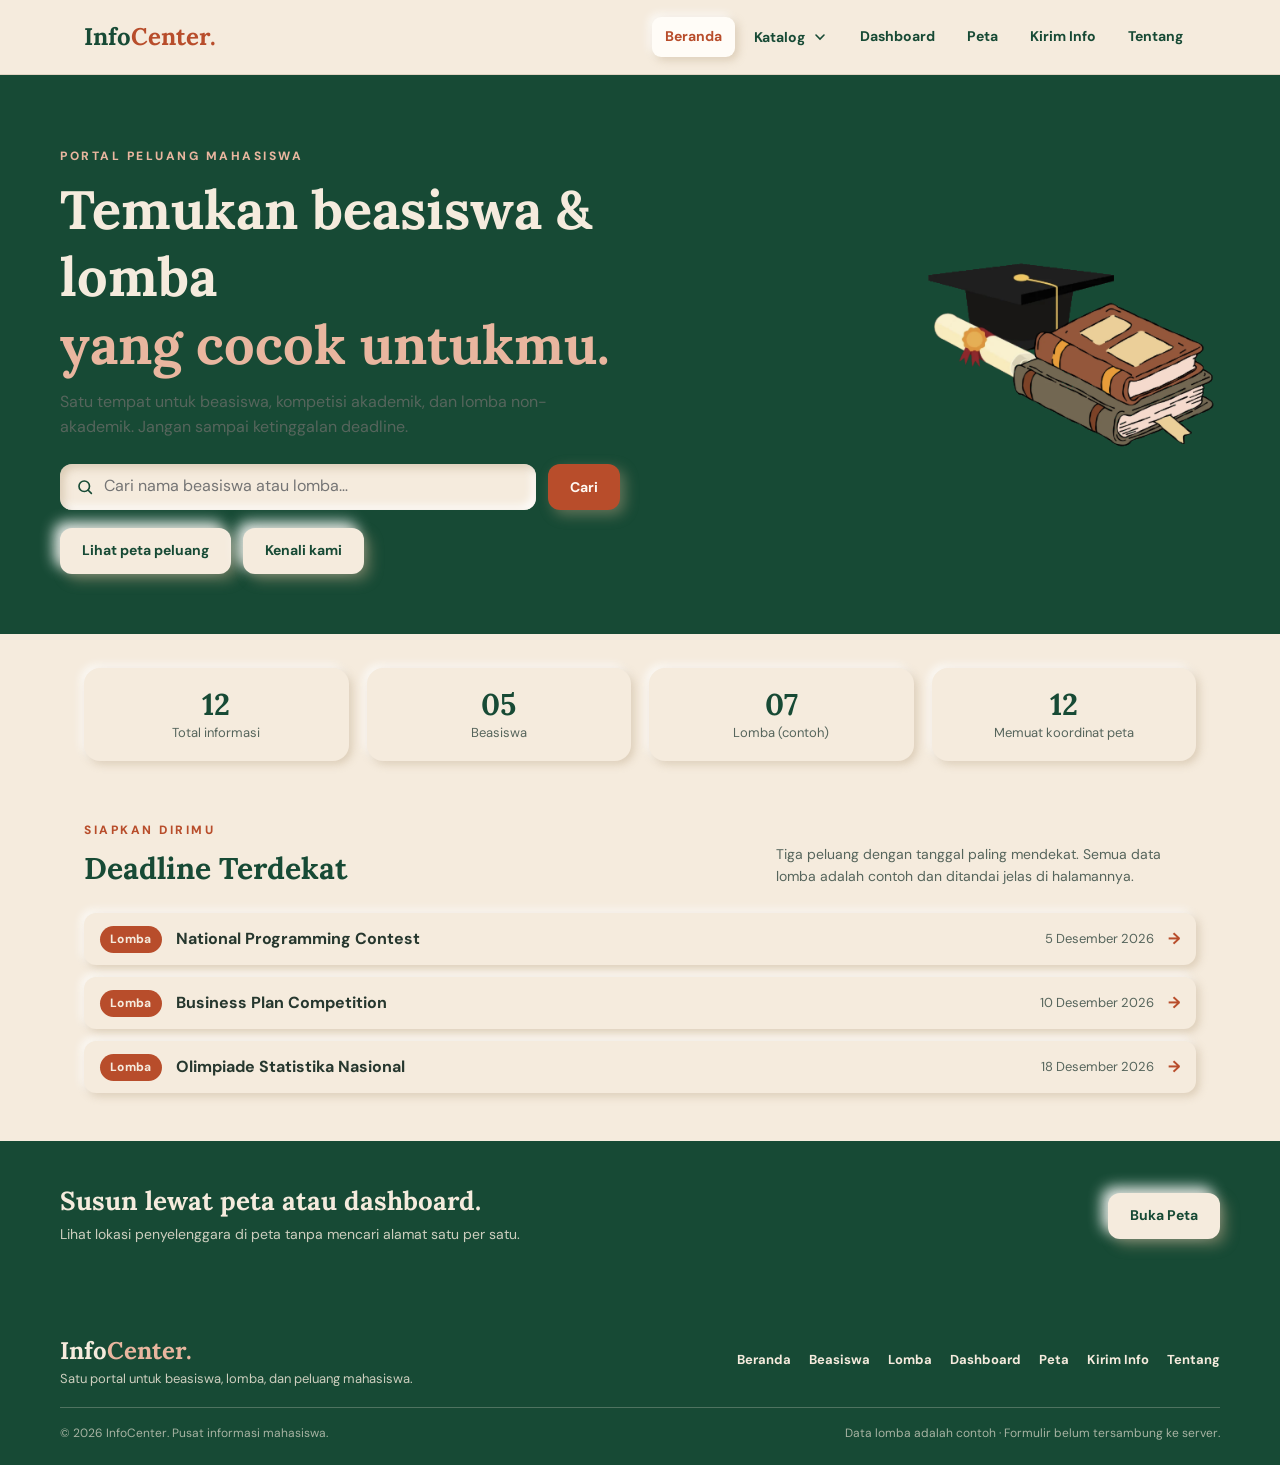
<file: infocenter-situs/index.html>
<!doctype html>
<html lang="id">
  <head>
    <meta charset="UTF-8" />
    <meta name="viewport" content="width=device-width, initial-scale=1.0" />
    <title>InfoCenter — Portal Peluang Mahasiswa</title>
    <meta
      name="description"
      content="Portal informasi beasiswa dan lomba mahasiswa: katalog, peta lokasi, dashboard, dan fitur kirim info."
    />
    <link rel="preconnect" href="https://fonts.googleapis.com" />
    <link rel="preconnect" href="https://fonts.gstatic.com" crossorigin />
    <link
      href="https://fonts.googleapis.com/css2?family=DM+Sans:wght@400;500;700;800&family=Lora:wght@500;600;700&display=swap"
      rel="stylesheet"
    />
    <link rel="stylesheet" href="css/style.css" />
  </head>
  <body data-halaman="beranda">
    <a class="tautan-lompat" href="#konten">Lewati ke konten</a>

    <!-- ================= NAVBAR (sama persis di semua halaman) ================= -->
    <header class="navbar">
      <div class="isi-navbar">
        <a class="logo" href="index.html">Info<span>Center.</span></a>

        <nav class="menu" id="menu" aria-label="Navigasi utama">
          <a href="index.html" class="active">Beranda</a>

          <div class="item-katalog">
            <button
              class="tombol-katalog"
              id="tombolKatalog"
              type="button"
              aria-expanded="false"
              aria-haspopup="true"
              aria-label="Buka menu katalog"
            >
              Katalog
              <svg
                class="ikon-pilih"
                viewBox="0 0 24 24"
                width="16"
                height="16"
                fill="none"
                stroke="currentColor"
                stroke-width="2.4"
                stroke-linecap="round"
                aria-hidden="true"
              >
                <path d="M6 9l6 6 6-6" />
              </svg>
            </button>
            <div
              class="menu-katalog"
              id="menuKatalog"
              aria-label="Kategori katalog"
            >
              <a href="beasiswa.html">Beasiswa</a>
              <a href="lomba.html">Lomba</a>
            </div>
          </div>

          <a href="dashboard.html">Dashboard</a>
          <a href="peta.html">Peta</a>
          <a href="kirim-info.html">Kirim Info</a>
          <a href="tentang.html">Tentang</a>
        </nav>

        <button
          class="tombol-menu"
          id="tombolMenu"
          type="button"
          aria-expanded="false"
          aria-controls="menu"
          aria-label="Buka atau tutup menu"
        >
          <svg
            class="ikon-buka"
            viewBox="0 0 24 24"
            width="22"
            height="22"
            fill="none"
            stroke="currentColor"
            stroke-width="2.2"
            stroke-linecap="round"
            aria-hidden="true"
          >
            <path d="M4 6h16M4 12h16M4 18h16" />
          </svg>
          <svg
            class="ikon-tutup"
            viewBox="0 0 24 24"
            width="22"
            height="22"
            fill="none"
            stroke="currentColor"
            stroke-width="2.2"
            stroke-linecap="round"
            aria-hidden="true"
          >
            <path d="M18 6L6 18M6 6l12 12" />
          </svg>
        </button>
      </div>
    </header>

    <main id="konten">
      <!-- ================= HERO ================= -->
      <section class="hero">
        <div class="isian-lebar">
          <div class="hero-kiri">
            <p class="mata-kata">PORTAL PELUANG MAHASISWA</p>
            <h1>
              Temukan beasiswa &amp; lomba<br /><span>yang cocok untukmu.</span>
            </h1>
            <p>
              Satu tempat untuk beasiswa, kompetisi akademik, dan lomba
              non-akademik. Jangan sampai ketinggalan deadline.
            </p>

            <!-- pencarian "search-first": hasil ditampilkan di halaman Beasiswa (param ?q=) -->
            <form class="form-cari" action="beasiswa.html" method="get">
              <div class="kotak-cari">
                <svg
                  viewBox="0 0 24 24"
                  width="18"
                  height="18"
                  fill="none"
                  stroke="currentColor"
                  stroke-width="2.2"
                  stroke-linecap="round"
                  aria-hidden="true"
                >
                  <circle cx="11" cy="11" r="7" />
                  <path d="M20.5 20.5l-4.2-4.2" />
                </svg>
                <input
                  type="text"
                  name="q"
                  aria-label="Cari nama beasiswa atau lomba"
                  placeholder="Cari nama beasiswa atau lomba…"
                />
              </div>
              <button class="tombol tombol-rust" type="submit">Cari</button>
            </form>

            <div class="hero-aksi">
              <a class="tombol" href="peta.html">Lihat peta peluang</a>
              <a class="tombol" href="tentang.html">Kenali kami</a>
            </div>
          </div>

          <img
            class="hero-illustration"
            src="assets/hero-illustration.png"
            alt="Ilustrasi topi wisuda, ijazah, dan buku"
          />
        </div>
      </section>

      <!-- ================= STATISTIK (dihitung js/main.js dari data.js) ================= -->
      <section class="strip-statistik" aria-label="Statistik informasi">
        <article class="item-statistik">
          <h2 id="angkaTotal">0</h2>
          <p>Total informasi</p>
        </article>
        <article class="item-statistik">
          <h2 id="angkaBeasiswa">0</h2>
          <p>Beasiswa</p>
        </article>
        <article class="item-statistik">
          <h2 id="angkaLomba">0</h2>
          <p>Lomba (contoh)</p>
        </article>
        <article class="item-statistik">
          <h2 id="angkaPeta">0</h2>
          <p>Memuat koordinat peta</p>
        </article>
      </section>

      <!-- ================= DEADLINE TERDEKAT ================= -->
      <section class="bagian">
        <div class="kepala-bagian">
          <div>
            <p class="mata-kata">SIAPKAN DIRIMU</p>
            <h2>Deadline Terdekat</h2>
          </div>
          <p class="keterangan-bagian">
            Tiga peluang dengan tanggal paling mendekat. Semua data lomba adalah
            contoh dan ditandai jelas di halamannya.
          </p>
        </div>

        <div class="daftar-mengecil" id="daftarDeadline"></div>
      </section>

      <!-- ================= PITA AJAKAN ================= -->
      <section class="pita-cta">
        <div class="isi-pita">
          <div>
            <h2>Susun lewat peta atau dashboard.</h2>
            <p>
              Lihat lokasi penyelenggara di peta tanpa mencari alamat satu per
              satu.
            </p>
          </div>
          <a class="tombol tombol-krem" href="peta.html">Buka Peta</a>
        </div>
      </section>
    </main>

    <!-- ================= FOOTER (sama persis di semua halaman) ================= -->
    <footer class="footer">
      <div class="isi-footer">
        <div class="garis-footer">
          <div>
            <a class="logo" href="index.html">Info<span>Center.</span></a>
            <p>Satu portal untuk beasiswa, lomba, dan peluang mahasiswa.</p>
          </div>
          <nav class="tautan-footer" aria-label="Tautan footer">
            <a href="index.html">Beranda</a>
            <a href="beasiswa.html">Beasiswa</a>
            <a href="lomba.html">Lomba</a>
            <a href="dashboard.html">Dashboard</a>
            <a href="peta.html">Peta</a>
            <a href="kirim-info.html">Kirim Info</a>
            <a href="tentang.html">Tentang</a>
          </nav>
        </div>
        <div class="penutup-footer">
          <p>© 2026 InfoCenter. Pusat informasi mahasiswa.</p>
          <p>Data lomba adalah contoh · Formulir belum tersambung ke server.</p>
        </div>
      </div>
    </footer>

    <script src="js/data.js"></script>
    <script src="js/main.js"></script>
  </body>
</html>
</file>
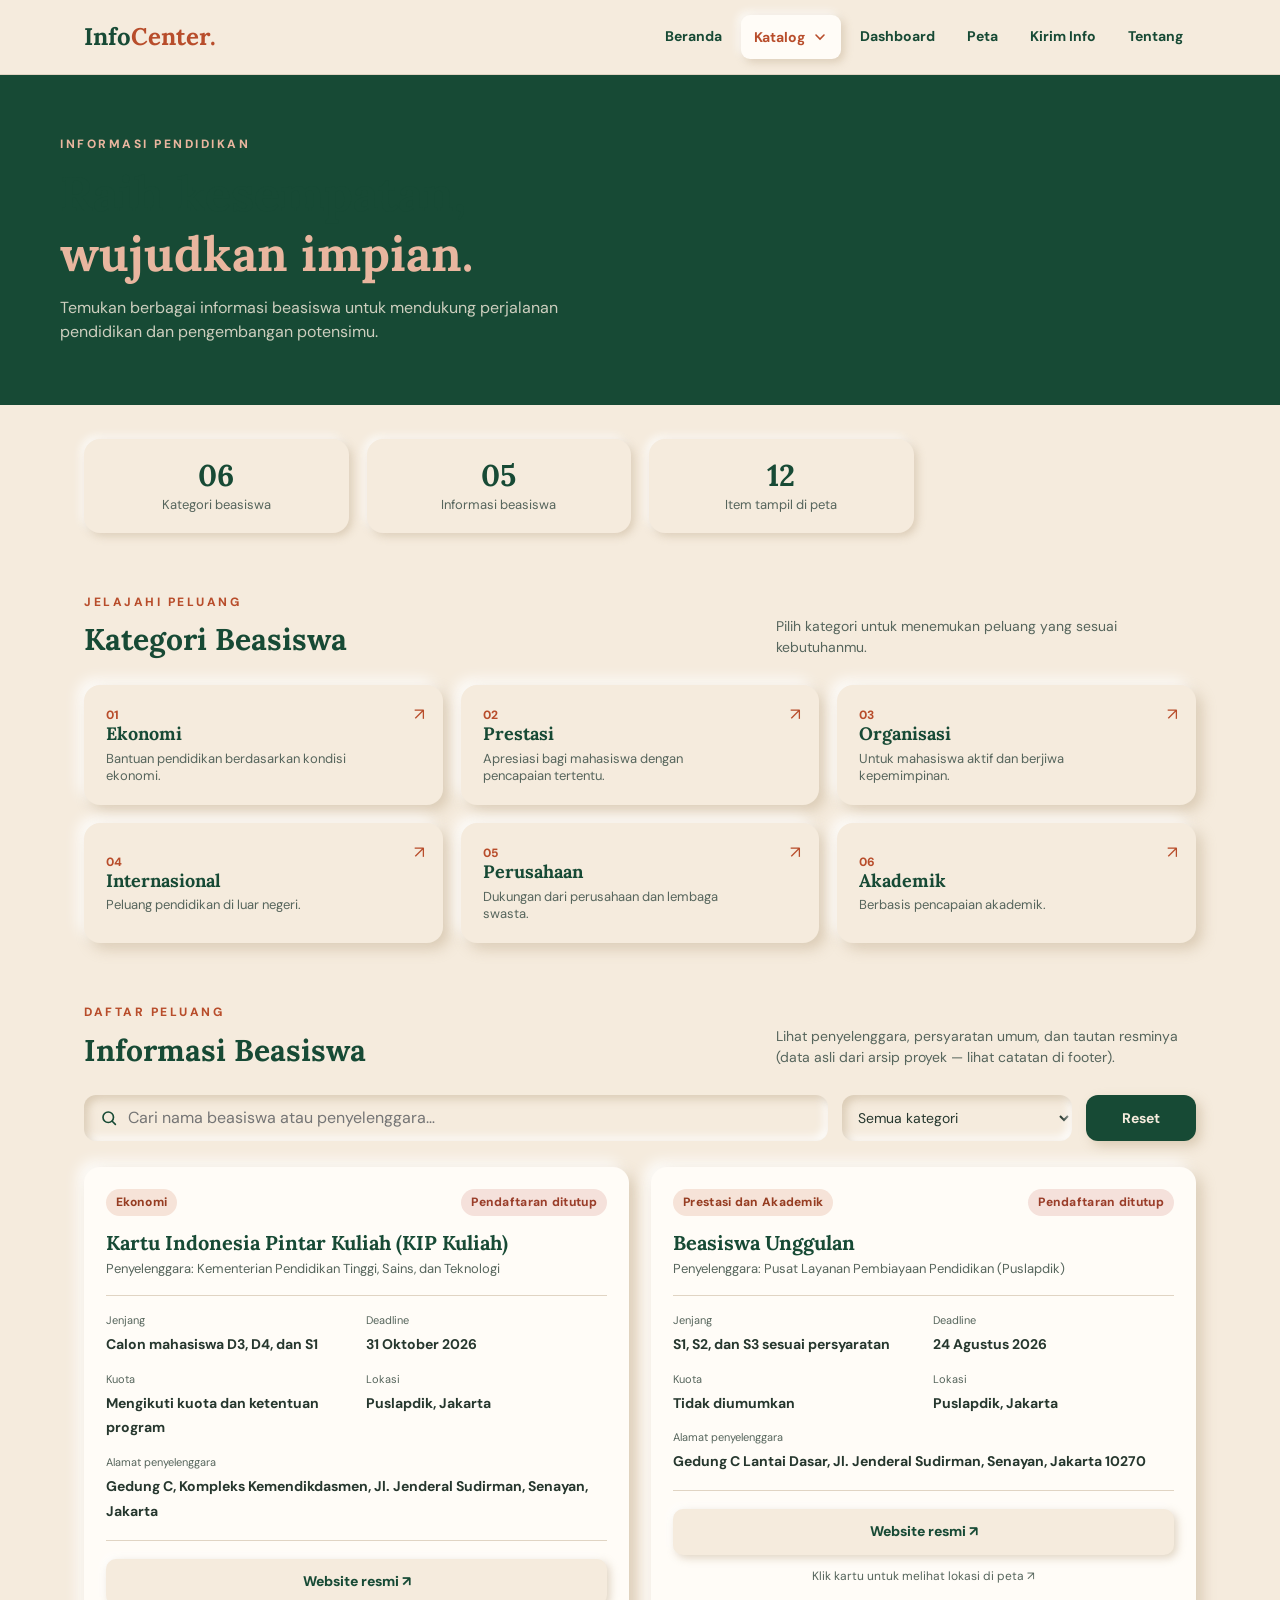
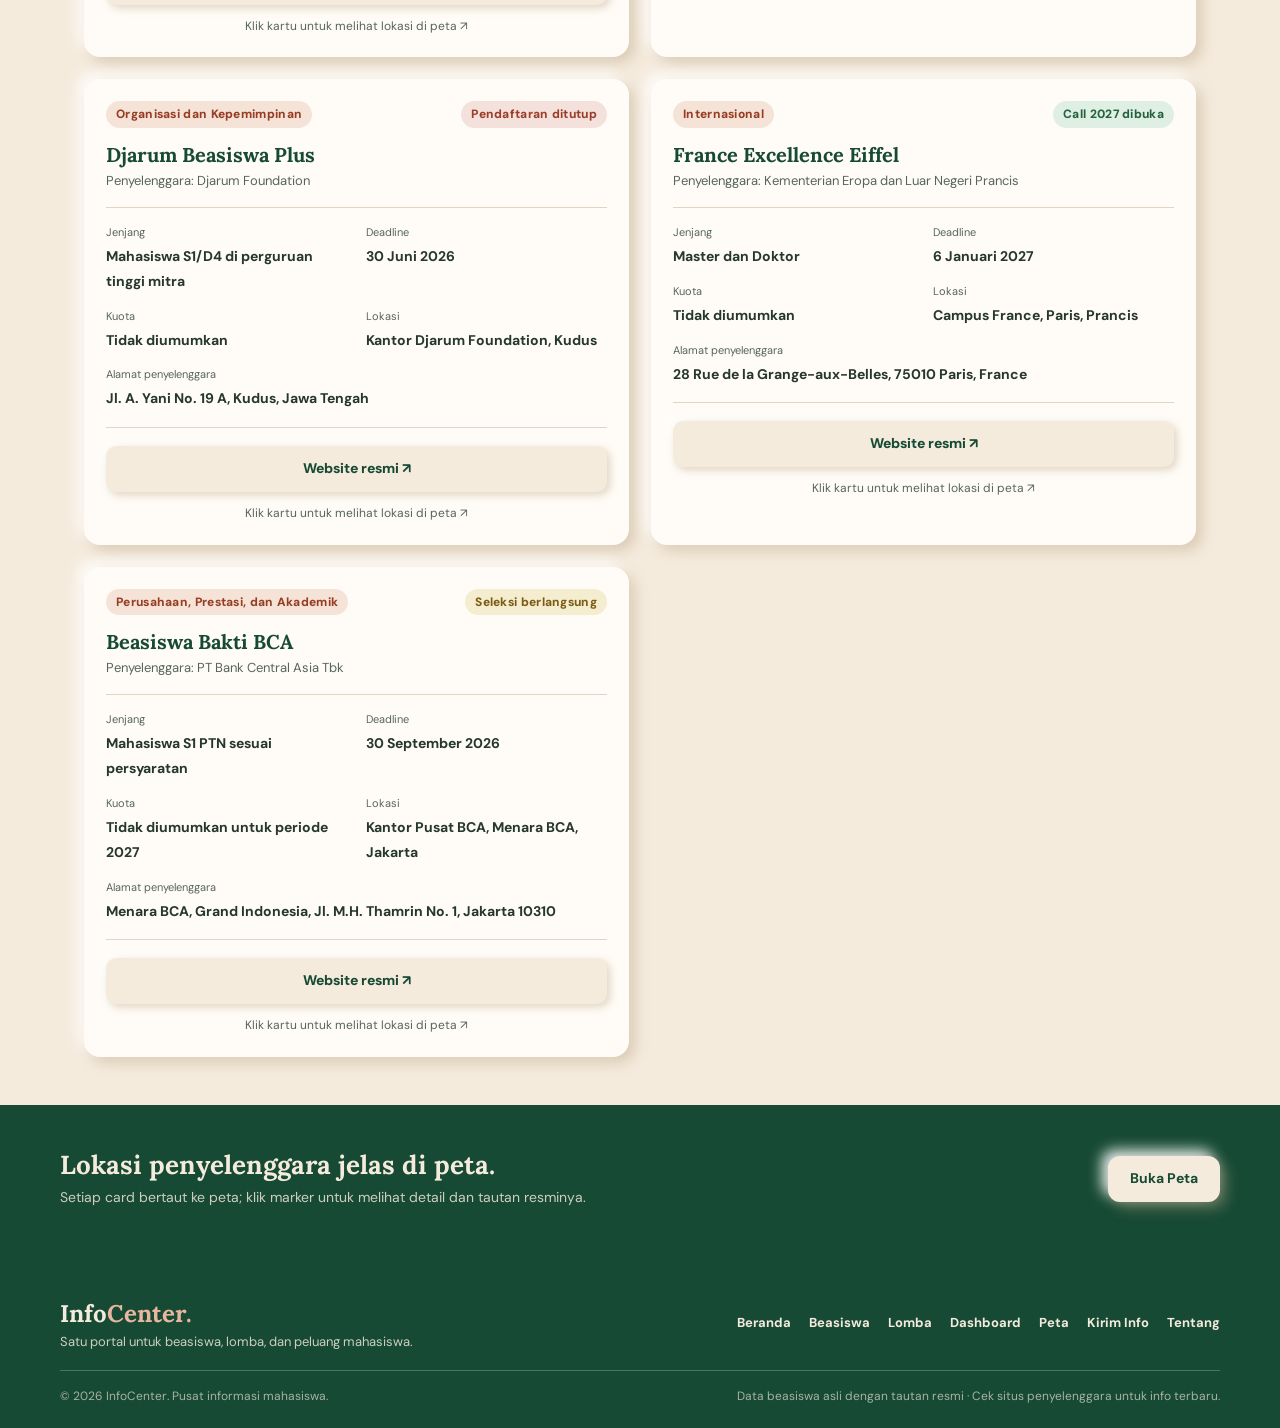
<file: infocenter-situs/beasiswa.html>
<!doctype html>
<html lang="id">
  <head>
    <meta charset="UTF-8" />
    <meta name="viewport" content="width=device-width, initial-scale=1.0" />
    <title>Beasiswa | InfoCenter</title>
    <meta
      name="description"
      content="Katalog beasiswa: pencarian, filter kategori, deadline, penyelenggara, dan tautan informasi resmi."
    />
    <link rel="preconnect" href="https://fonts.googleapis.com" />
    <link rel="preconnect" href="https://fonts.gstatic.com" crossorigin />
    <link
      href="https://fonts.googleapis.com/css2?family=DM+Sans:wght@400;500;700;800&family=Lora:wght@500;600;700&display=swap"
      rel="stylesheet"
    />
    <link rel="stylesheet" href="css/style.css" />
  </head>
  <body data-halaman="beasiswa">
    <a class="tautan-lompat" href="#konten">Lewati ke konten</a>

    <!-- ================= NAVBAR ================= -->
    <header class="navbar">
      <div class="isi-navbar">
        <a class="logo" href="index.html">Info<span>Center.</span></a>

        <nav class="menu" id="menu" aria-label="Navigasi utama">
          <a href="index.html">Beranda</a>

          <div class="item-katalog">
            <button
              class="tombol-katalog active"
              id="tombolKatalog"
              type="button"
              aria-expanded="false"
              aria-haspopup="true"
              aria-label="Buka menu katalog"
            >
              Katalog
              <svg
                class="ikon-pilih"
                viewBox="0 0 24 24"
                width="16"
                height="16"
                fill="none"
                stroke="currentColor"
                stroke-width="2.4"
                stroke-linecap="round"
                aria-hidden="true"
              >
                <path d="M6 9l6 6 6-6" />
              </svg>
            </button>
            <div
              class="menu-katalog"
              id="menuKatalog"
              aria-label="Kategori katalog"
            >
              <a href="beasiswa.html" class="active">Beasiswa</a>
              <a href="lomba.html">Lomba</a>
            </div>
          </div>

          <a href="dashboard.html">Dashboard</a>
          <a href="peta.html">Peta</a>
          <a href="kirim-info.html">Kirim Info</a>
          <a href="tentang.html">Tentang</a>
        </nav>

        <button
          class="tombol-menu"
          id="tombolMenu"
          type="button"
          aria-expanded="false"
          aria-controls="menu"
          aria-label="Buka atau tutup menu"
        >
          <svg
            class="ikon-buka"
            viewBox="0 0 24 24"
            width="22"
            height="22"
            fill="none"
            stroke="currentColor"
            stroke-width="2.2"
            stroke-linecap="round"
            aria-hidden="true"
          >
            <path d="M4 6h16M4 12h16M4 18h16" />
          </svg>
          <svg
            class="ikon-tutup"
            viewBox="0 0 24 24"
            width="22"
            height="22"
            fill="none"
            stroke="currentColor"
            stroke-width="2.2"
            stroke-linecap="round"
            aria-hidden="true"
          >
            <path d="M18 6L6 18M6 6l12 12" />
          </svg>
        </button>
      </div>
    </header>

    <main id="konten">
      <!-- ================= SAMPUL HALAMAN ================= -->
      <section class="sampul-halaman">
        <div class="isian-lebar">
          <p class="mata-kata">INFORMASI PENDIDIKAN</p>
          <h1>Raih kesempatan,<br /><span>wujudkan impian.</span></h1>
          <p>
            Temukan berbagai informasi beasiswa untuk mendukung perjalanan
            pendidikan dan pengembangan potensimu.
          </p>
        </div>
      </section>

      <!-- ================= STATISTIK (angka dihitung dari data.js) ================= -->
      <section class="strip-statistik" aria-label="Statistik beasiswa">
        <article class="item-statistik">
          <h2>06</h2>
          <p>Kategori beasiswa</p>
        </article>
        <article class="item-statistik">
          <h2 id="jumlahPeluang">0</h2>
          <p>Informasi beasiswa</p>
        </article>
        <article class="item-statistik">
          <h2 id="jumlahPetaItem">0</h2>
          <p>Item tampil di peta</p>
        </article>
      </section>

      <!-- ================= KATEGORI (tombol filter besar) ================= -->
      <section class="bagian">
        <div class="kepala-bagian">
          <div>
            <p class="mata-kata">JELAJAHI PELUANG</p>
            <h2>Kategori Beasiswa</h2>
          </div>
          <p class="keterangan-bagian">
            Pilih kategori untuk menemukan peluang yang sesuai kebutuhanmu.
          </p>
        </div>

        <div class="grid-kategori">
          <button class="kartu-kategori" data-kategori="ekonomi" type="button">
            <span class="nomor-kategori">01</span>
            <h3>Ekonomi</h3>
            <p>Bantuan pendidikan berdasarkan kondisi ekonomi.</p>
            <span class="panah-kategori" aria-hidden="true">↗</span>
          </button>

          <button class="kartu-kategori" data-kategori="prestasi" type="button">
            <span class="nomor-kategori">02</span>
            <h3>Prestasi</h3>
            <p>Apresiasi bagi mahasiswa dengan pencapaian tertentu.</p>
            <span class="panah-kategori" aria-hidden="true">↗</span>
          </button>

          <button
            class="kartu-kategori"
            data-kategori="organisasi"
            type="button"
          >
            <span class="nomor-kategori">03</span>
            <h3>Organisasi</h3>
            <p>Untuk mahasiswa aktif dan berjiwa kepemimpinan.</p>
            <span class="panah-kategori" aria-hidden="true">↗</span>
          </button>

          <button
            class="kartu-kategori"
            data-kategori="internasional"
            type="button"
          >
            <span class="nomor-kategori">04</span>
            <h3>Internasional</h3>
            <p>Peluang pendidikan di luar negeri.</p>
            <span class="panah-kategori" aria-hidden="true">↗</span>
          </button>

          <button
            class="kartu-kategori"
            data-kategori="perusahaan"
            type="button"
          >
            <span class="nomor-kategori">05</span>
            <h3>Perusahaan</h3>
            <p>Dukungan dari perusahaan dan lembaga swasta.</p>
            <span class="panah-kategori" aria-hidden="true">↗</span>
          </button>

          <button class="kartu-kategori" data-kategori="akademik" type="button">
            <span class="nomor-kategori">06</span>
            <h3>Akademik</h3>
            <p>Berbasis pencapaian akademik.</p>
            <span class="panah-kategori" aria-hidden="true">↗</span>
          </button>
        </div>
      </section>

      <!-- ================= DAFTAR BEASISWA ================= -->
      <section class="bagian" id="daftar">
        <div class="kepala-bagian">
          <div>
            <p class="mata-kata">DAFTAR PELUANG</p>
            <h2>Informasi Beasiswa</h2>
          </div>
          <p class="keterangan-bagian">
            Lihat penyelenggara, persyaratan umum, dan tautan resminya (data
            asli dari arsip proyek — lihat catatan di footer).
          </p>
        </div>

        <div class="bar-filter">
          <div class="kotak-cari">
            <svg
              viewBox="0 0 24 24"
              width="18"
              height="18"
              fill="none"
              stroke="currentColor"
              stroke-width="2.2"
              stroke-linecap="round"
              aria-hidden="true"
            >
              <circle cx="11" cy="11" r="7" />
              <path d="M20.5 20.5l-4.2-4.2" />
            </svg>
            <input
              type="text"
              id="kotakCari"
              aria-label="Cari nama beasiswa atau penyelenggara"
              placeholder="Cari nama beasiswa atau penyelenggara…"
            />
          </div>

          <select id="pilihKategori" aria-label="Filter kategori beasiswa">
            <option value="semua">Semua kategori</option>
            <option value="ekonomi">Ekonomi</option>
            <option value="prestasi">Prestasi</option>
            <option value="organisasi">Organisasi</option>
            <option value="internasional">Internasional</option>
            <option value="perusahaan">Perusahaan</option>
            <option value="akademik">Akademik</option>
          </select>

          <button id="tombolReset" class="tombol tombol-reset" type="button">
            Reset
          </button>
        </div>

        <div class="daftar-peluang" id="daftarPeluang"></div>

        <div class="pesan-kosong" id="pesanKosong" hidden>
          Beasiswa yang kamu cari belum ditemukan. Coba kata kunci lain atau
          tekan tombol Reset.
        </div>
      </section>

      <!-- ================= PITA AJAKAN ================= -->
      <section class="pita-cta">
        <div class="isi-pita">
          <div>
            <h2>Lokasi penyelenggara jelas di peta.</h2>
            <p>
              Setiap card bertaut ke peta; klik marker untuk melihat detail dan
              tautan resminya.
            </p>
          </div>
          <a class="tombol tombol-krem" href="peta.html">Buka Peta</a>
        </div>
      </section>
    </main>

    <!-- ================= FOOTER ================= -->
    <footer class="footer">
      <div class="isi-footer">
        <div class="garis-footer">
          <div>
            <a class="logo" href="index.html">Info<span>Center.</span></a>
            <p>Satu portal untuk beasiswa, lomba, dan peluang mahasiswa.</p>
          </div>
          <nav class="tautan-footer" aria-label="Tautan footer">
            <a href="index.html">Beranda</a>
            <a href="beasiswa.html">Beasiswa</a>
            <a href="lomba.html">Lomba</a>
            <a href="dashboard.html">Dashboard</a>
            <a href="peta.html">Peta</a>
            <a href="kirim-info.html">Kirim Info</a>
            <a href="tentang.html">Tentang</a>
          </nav>
        </div>
        <div class="penutup-footer">
          <p>© 2026 InfoCenter. Pusat informasi mahasiswa.</p>
          <p>
            Data beasiswa asli dengan tautan resmi · Cek situs penyelenggara
            untuk info terbaru.
          </p>
        </div>
      </div>
    </footer>

    <script src="js/data.js"></script>
    <script src="js/main.js"></script>
  </body>
</html>
</file>
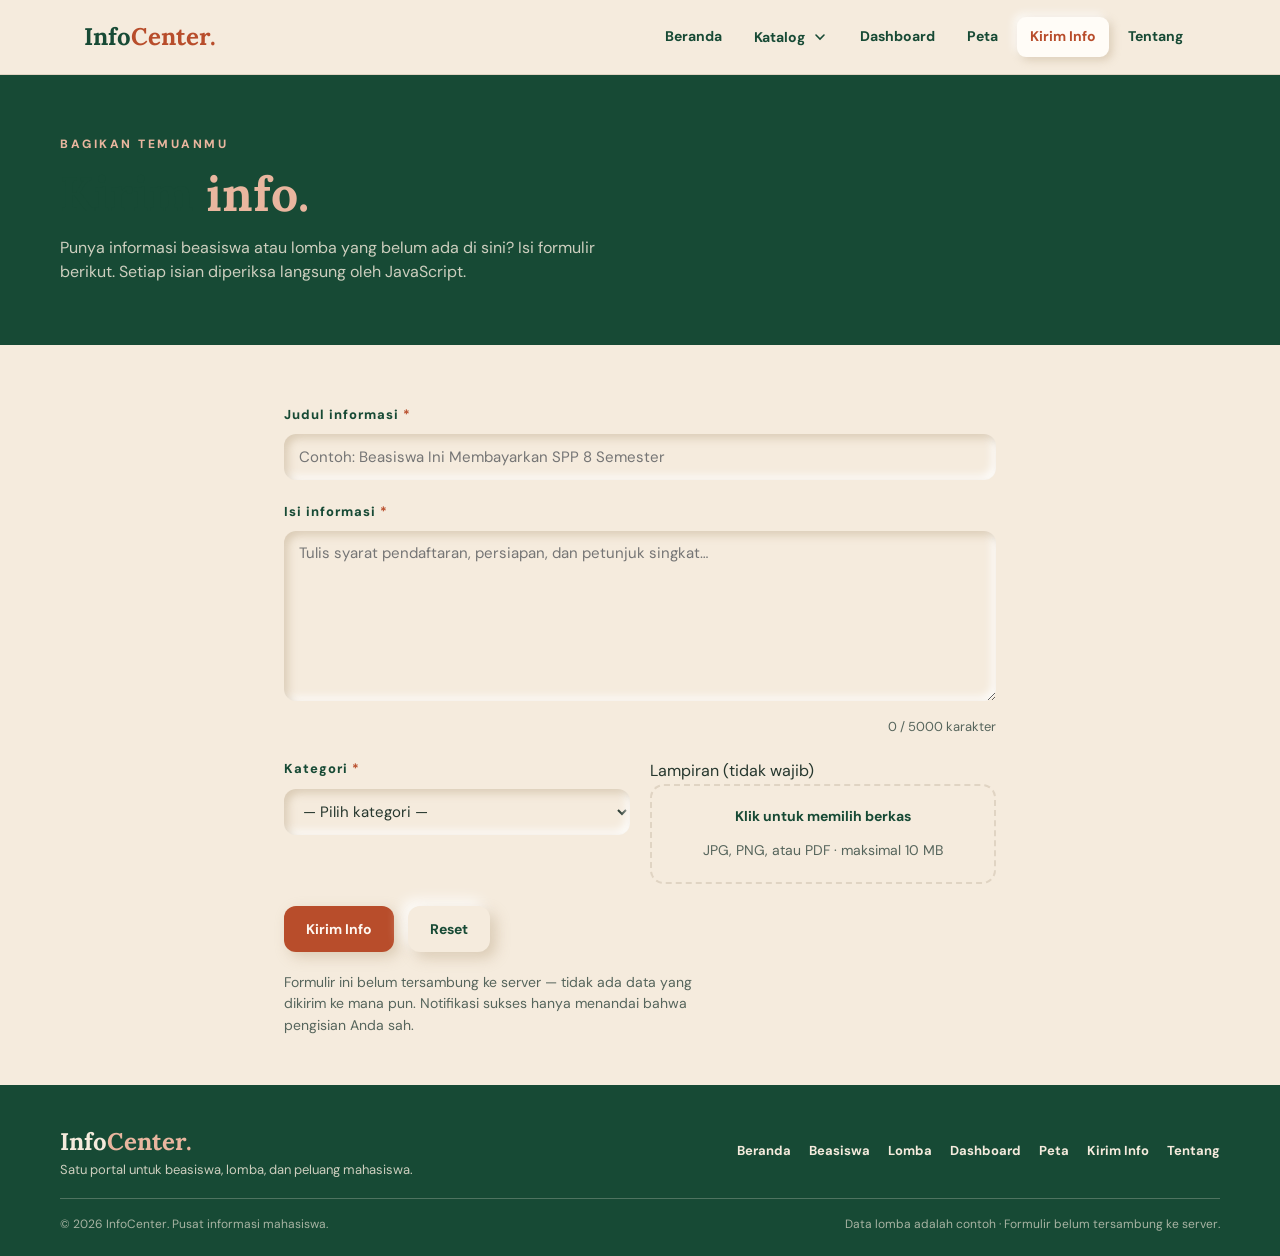
<file: infocenter-situs/kirim-info.html>
<!doctype html>
<html lang="id">
  <head>
    <meta charset="UTF-8" />
    <meta name="viewport" content="width=device-width, initial-scale=1.0" />
    <title>Kirim Info | InfoCenter</title>
    <meta
      name="description"
      content="Formulir usulan informasi beasiswa/lomba. Belum tersambung ke server."
    />
    <link rel="preconnect" href="https://fonts.googleapis.com" />
    <link rel="preconnect" href="https://fonts.gstatic.com" crossorigin />
    <link
      href="https://fonts.googleapis.com/css2?family=DM+Sans:wght@400;500;700;800&family=Lora:wght@500;600;700&display=swap"
      rel="stylesheet"
    />
    <link rel="stylesheet" href="css/style.css" />
  </head>
  <body data-halaman="kirim-info">
    <a class="tautan-lompat" href="#konten">Lewati ke konten</a>

    <!-- ================= NAVBAR ================= -->
    <header class="navbar">
      <div class="isi-navbar">
        <a class="logo" href="index.html">Info<span>Center.</span></a>

        <nav class="menu" id="menu" aria-label="Navigasi utama">
          <a href="index.html">Beranda</a>

          <div class="item-katalog">
            <button
              class="tombol-katalog"
              id="tombolKatalog"
              type="button"
              aria-expanded="false"
              aria-haspopup="true"
              aria-label="Buka menu katalog"
            >
              Katalog
              <svg
                class="ikon-pilih"
                viewBox="0 0 24 24"
                width="16"
                height="16"
                fill="none"
                stroke="currentColor"
                stroke-width="2.4"
                stroke-linecap="round"
                aria-hidden="true"
              >
                <path d="M6 9l6 6 6-6" />
              </svg>
            </button>
            <div
              class="menu-katalog"
              id="menuKatalog"
              aria-label="Kategori katalog"
            >
              <a href="beasiswa.html">Beasiswa</a>
              <a href="lomba.html">Lomba</a>
            </div>
          </div>

          <a href="dashboard.html">Dashboard</a>
          <a href="peta.html">Peta</a>
          <a href="kirim-info.html" class="active">Kirim Info</a>
          <a href="tentang.html">Tentang</a>
        </nav>

        <button
          class="tombol-menu"
          id="tombolMenu"
          type="button"
          aria-expanded="false"
          aria-controls="menu"
          aria-label="Buka atau tutup menu"
        >
          <svg
            class="ikon-buka"
            viewBox="0 0 24 24"
            width="22"
            height="22"
            fill="none"
            stroke="currentColor"
            stroke-width="2.2"
            stroke-linecap="round"
            aria-hidden="true"
          >
            <path d="M4 6h16M4 12h16M4 18h16" />
          </svg>
          <svg
            class="ikon-tutup"
            viewBox="0 0 24 24"
            width="22"
            height="22"
            fill="none"
            stroke="currentColor"
            stroke-width="2.2"
            stroke-linecap="round"
            aria-hidden="true"
          >
            <path d="M18 6L6 18M6 6l12 12" />
          </svg>
        </button>
      </div>
    </header>

    <main id="konten">
      <!-- ================= SAMPUL ================= -->
      <section class="sampul-halaman">
        <div class="isian-lebar">
          <p class="mata-kata">BAGIKAN TEMUANMU</p>
          <h1>Kirim <span>info.</span></h1>
          <p>
            Punya informasi beasiswa atau lomba yang belum ada di sini? Isi
            formulir berikut. Setiap isian diperiksa langsung oleh JavaScript.
          </p>
        </div>
      </section>

      <!-- ================= FORMULIR ================= -->
      <section class="bagian form-kirim">
        <!-- novalidate: validasi HTML5 bawaan dimatikan karena sudah dicek di main.js -->
        <form id="formKirim" novalidate>
          <div class="kolom" id="kolomJudul">
            <label class="keterangan-kolom" for="judul"
              >Judul informasi <span class="tanda-wajib">*</span></label
            >
            <input
              type="text"
              id="judul"
              maxlength="120"
              placeholder="Contoh: Beasiswa Ini Membayarkan SPP 8 Semester"
            />
            <p class="pesan-gagal">
              Judul wajib diisi (maksimal 120 karakter).
            </p>
          </div>

          <div class="kolom" id="kolomIsi">
            <label class="keterangan-kolom" for="isi"
              >Isi informasi <span class="tanda-wajib">*</span></label
            >
            <textarea
              id="isi"
              placeholder="Tulis syarat pendaftaran, persiapan, dan petunjuk singkat…"
            ></textarea>
            <p class="hitung-karakter" id="hitungKarakter">0 / 5000 karakter</p>
            <p class="pesan-gagal">Isi wajib diisi (maksimal 5000 karakter).</p>
          </div>

          <div class="baris-all">
            <div class="kolom" id="kolomKategori">
              <label class="keterangan-kolom" for="kategori"
                >Kategori <span class="tanda-wajib">*</span></label
              >
              <select id="kategori">
                <option value="">— Pilih kategori —</option>
                <option>Beasiswa</option>
                <option>Lomba akademik</option>
                <option>Lomba non-akademik</option>
              </select>
              <p class="pesan-gagal">Silakan pilih salah satu kategori.</p>
            </div>

            <div class="kolom" id="kolomLampiran">
              <span class="keterangan-kolom" id="labelLampiran"
                >Lampiran (tidak wajib)</span
              >
              <!-- input berkas dibungkus label agar memilih berkas bisa diklik dari mana saja -->
              <label class="kotak-unggah" for="lampiran">
                <strong>Klik untuk memilih berkas</strong>
                JPG, PNG, atau PDF · maksimal 10 MB
                <input
                  type="file"
                  id="lampiran"
                  accept=".jpg,.jpeg,.png,.pdf"
                  aria-labelledby="labelLampiran"
                />
              </label>
              <p id="namaLampiran" aria-live="polite"></p>
              <p class="pesan-gagal">
                Berkas harus JPG, PNG, atau PDF dan berukuran maksimal 10 MB.
              </p>
            </div>
          </div>

          <div class="aksi-form">
            <button class="tombol tombol-rust" type="submit">Kirim Info</button>
            <button class="tombol" type="reset">Reset</button>
          </div>

          <p class="keterangan-bagian" style="margin-top: 20px">
            Formulir ini belum tersambung ke server — tidak ada data yang
            dikirim ke mana pun. Notifikasi sukses hanya menandai bahwa
            pengisian Anda sah.
          </p>
        </form>
      </section>
    </main>

    <!-- Notifikasi kecil, muncul saat formulir valid (lihat css .toast) -->
    <div class="toast" id="toast" role="status">
      Terima kasih! Pengisian sudah sah. InfoCenter belum punya server, jadi
      data tidak disimpan di mana pun.
    </div>

    <!-- ================= FOOTER ================= -->
    <footer class="footer">
      <div class="isi-footer">
        <div class="garis-footer">
          <div>
            <a class="logo" href="index.html">Info<span>Center.</span></a>
            <p>Satu portal untuk beasiswa, lomba, dan peluang mahasiswa.</p>
          </div>
          <nav class="tautan-footer" aria-label="Tautan footer">
            <a href="index.html">Beranda</a>
            <a href="beasiswa.html">Beasiswa</a>
            <a href="lomba.html">Lomba</a>
            <a href="dashboard.html">Dashboard</a>
            <a href="peta.html">Peta</a>
            <a href="kirim-info.html">Kirim Info</a>
            <a href="tentang.html">Tentang</a>
          </nav>
        </div>
        <div class="penutup-footer">
          <p>© 2026 InfoCenter. Pusat informasi mahasiswa.</p>
          <p>Data lomba adalah contoh · Formulir belum tersambung ke server.</p>
        </div>
      </div>
    </footer>

    <script src="js/data.js"></script>
    <script src="js/main.js"></script>
  </body>
</html>
</file>
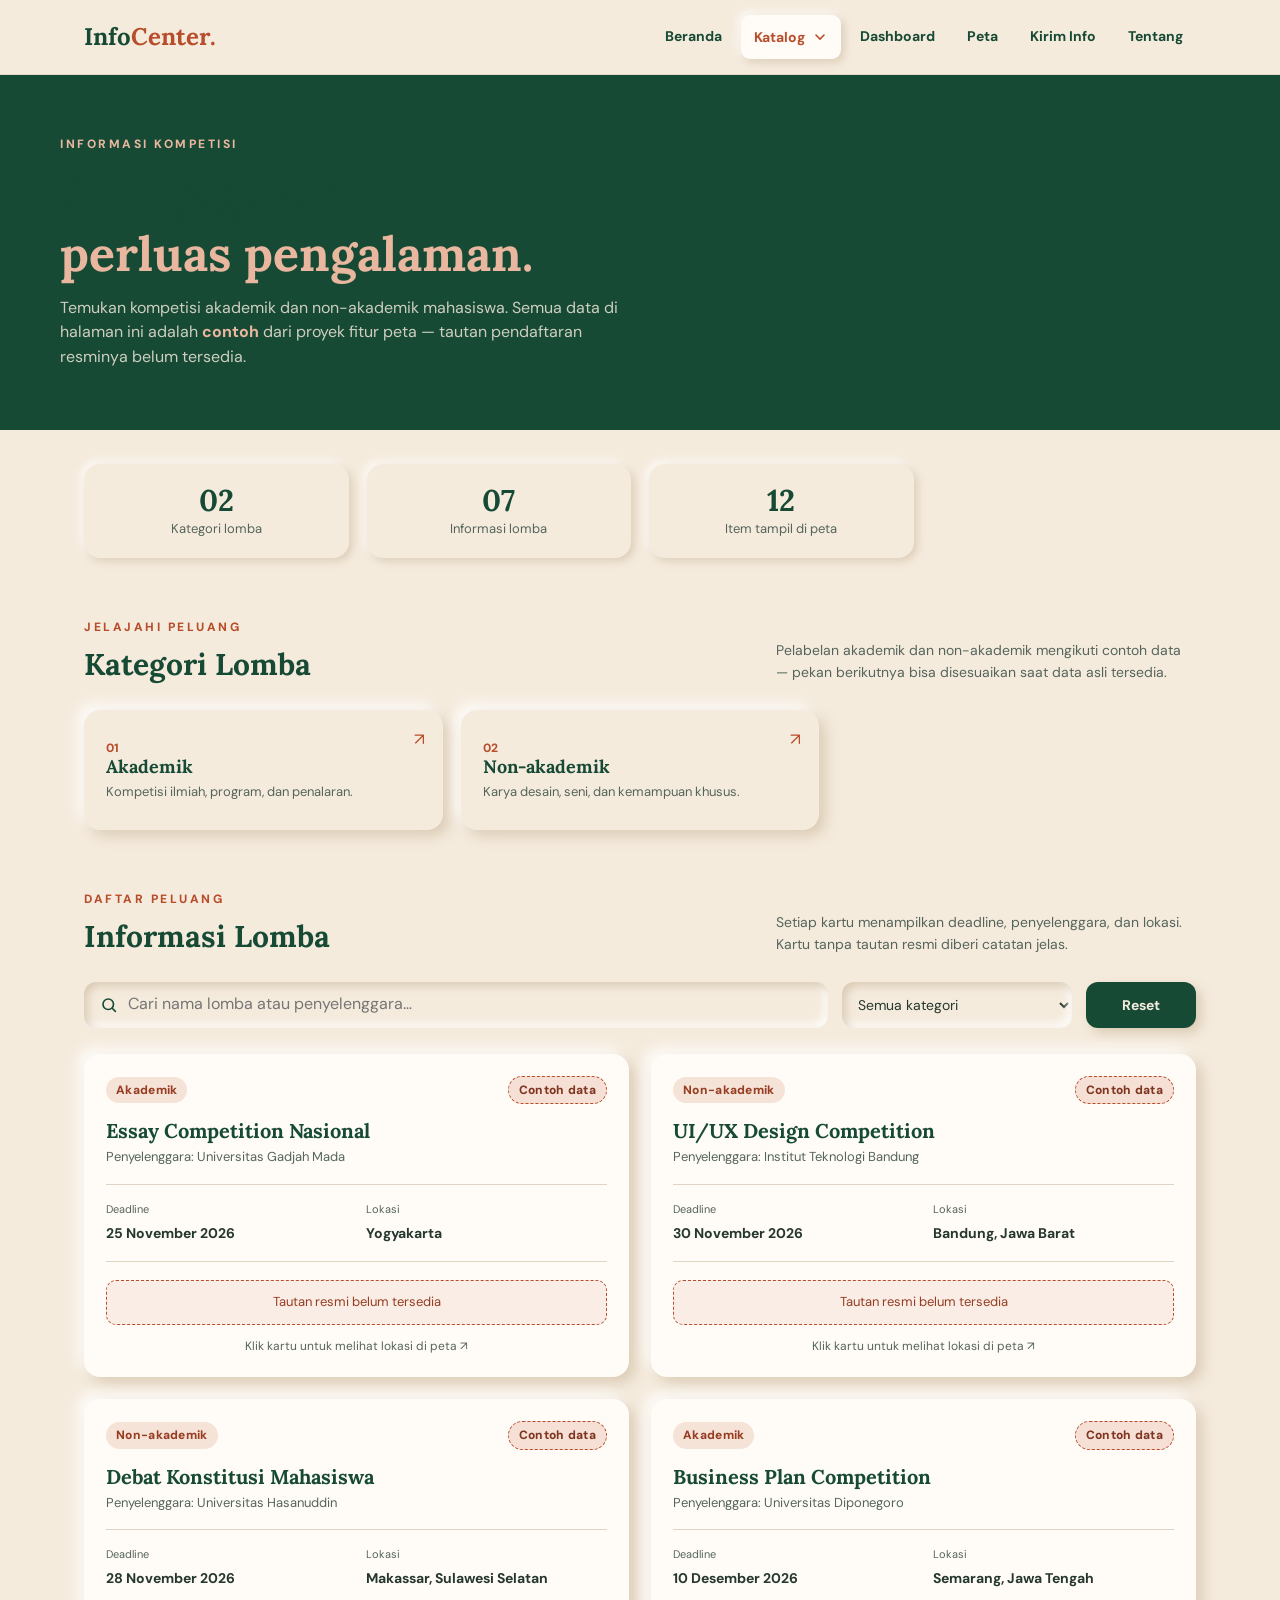
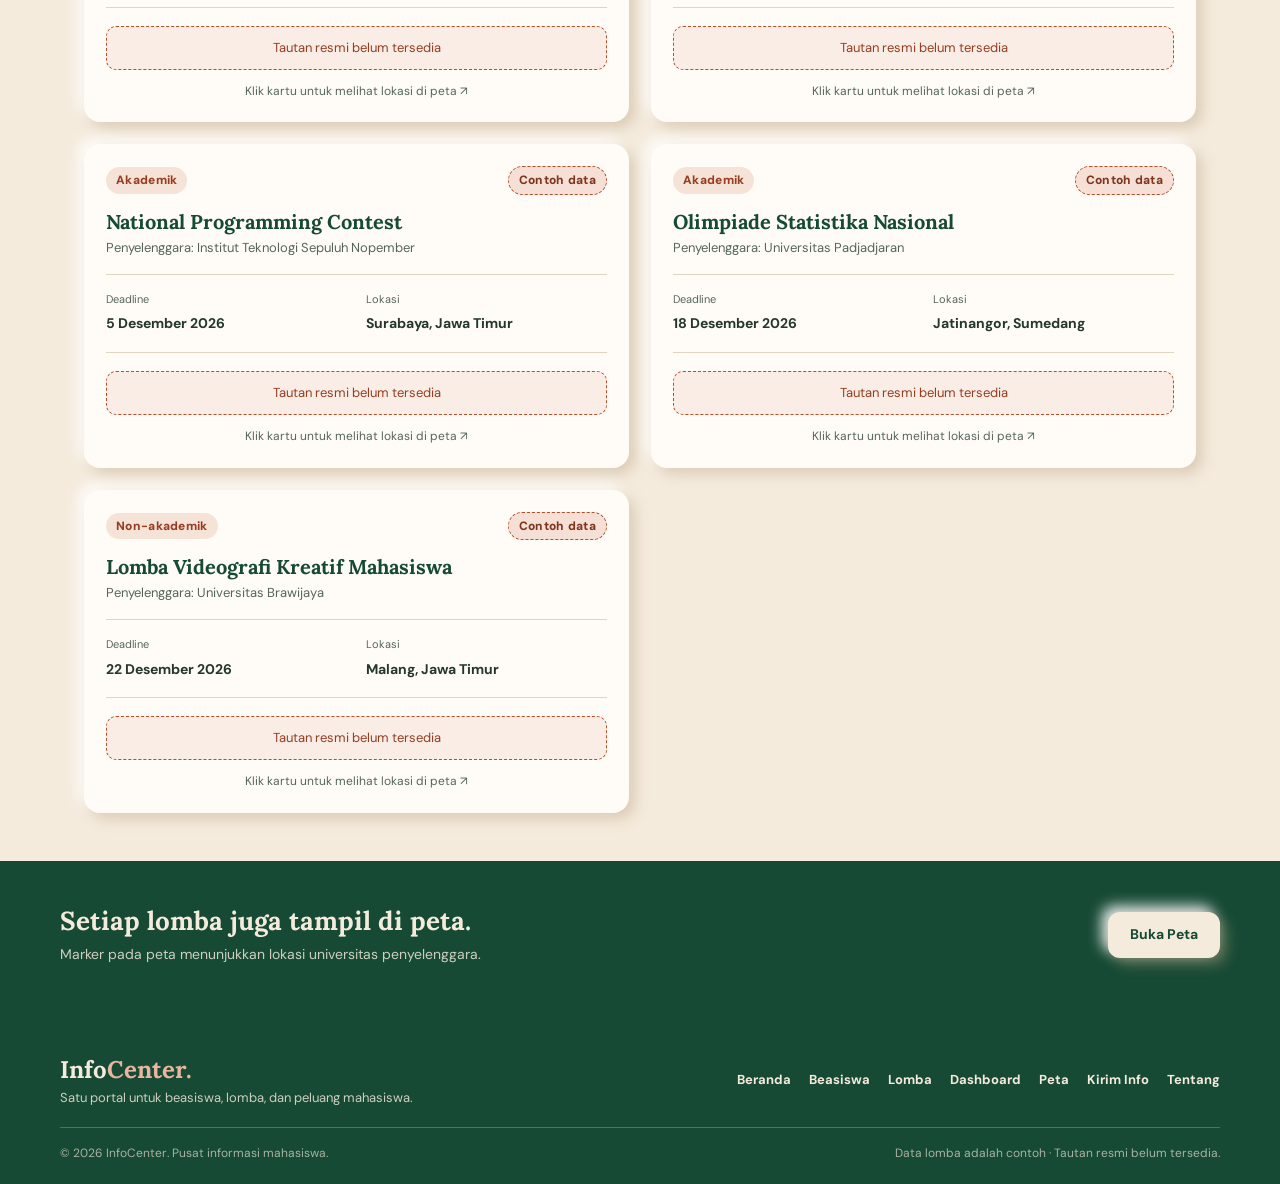
<file: infocenter-situs/lomba.html>
<!doctype html>
<html lang="id">
  <head>
    <meta charset="UTF-8" />
    <meta name="viewport" content="width=device-width, initial-scale=1.0" />
    <title>Lomba | InfoCenter</title>
    <meta
      name="description"
      content="Katalog lomba mahasiswa: pencarian, filter kategori, deadline, penyelenggara, dan lokasi. Data contoh bertanda jelas."
    />
    <link rel="preconnect" href="https://fonts.googleapis.com" />
    <link rel="preconnect" href="https://fonts.gstatic.com" crossorigin />
    <link
      href="https://fonts.googleapis.com/css2?family=DM+Sans:wght@400;500;700;800&family=Lora:wght@500;600;700&display=swap"
      rel="stylesheet"
    />
    <link rel="stylesheet" href="css/style.css" />
  </head>
  <body data-halaman="lomba">
    <a class="tautan-lompat" href="#konten">Lewati ke konten</a>

    <!-- ================= NAVBAR ================= -->
    <header class="navbar">
      <div class="isi-navbar">
        <a class="logo" href="index.html">Info<span>Center.</span></a>

        <nav class="menu" id="menu" aria-label="Navigasi utama">
          <a href="index.html">Beranda</a>

          <div class="item-katalog">
            <button
              class="tombol-katalog active"
              id="tombolKatalog"
              type="button"
              aria-expanded="false"
              aria-haspopup="true"
              aria-label="Buka menu katalog"
            >
              Katalog
              <svg
                class="ikon-pilih"
                viewBox="0 0 24 24"
                width="16"
                height="16"
                fill="none"
                stroke="currentColor"
                stroke-width="2.4"
                stroke-linecap="round"
                aria-hidden="true"
              >
                <path d="M6 9l6 6 6-6" />
              </svg>
            </button>
            <div
              class="menu-katalog"
              id="menuKatalog"
              aria-label="Kategori katalog"
            >
              <a href="beasiswa.html">Beasiswa</a>
              <a href="lomba.html" class="active">Lomba</a>
            </div>
          </div>

          <a href="dashboard.html">Dashboard</a>
          <a href="peta.html">Peta</a>
          <a href="kirim-info.html">Kirim Info</a>
          <a href="tentang.html">Tentang</a>
        </nav>

        <button
          class="tombol-menu"
          id="tombolMenu"
          type="button"
          aria-expanded="false"
          aria-controls="menu"
          aria-label="Buka atau tutup menu"
        >
          <svg
            class="ikon-buka"
            viewBox="0 0 24 24"
            width="22"
            height="22"
            fill="none"
            stroke="currentColor"
            stroke-width="2.2"
            stroke-linecap="round"
            aria-hidden="true"
          >
            <path d="M4 6h16M4 12h16M4 18h16" />
          </svg>
          <svg
            class="ikon-tutup"
            viewBox="0 0 24 24"
            width="22"
            height="22"
            fill="none"
            stroke="currentColor"
            stroke-width="2.2"
            stroke-linecap="round"
            aria-hidden="true"
          >
            <path d="M18 6L6 18M6 6l12 12" />
          </svg>
        </button>
      </div>
    </header>

    <main id="konten">
      <!-- ================= SAMPUL HALAMAN (sirak dengan halaman Beasiswa) ================= -->
      <section class="sampul-halaman">
        <div class="isian-lebar">
          <p class="mata-kata">INFORMASI KOMPETISI</p>
          <h1>Adu gagasan,<br /><span>perluas pengalaman.</span></h1>
          <p>
            Temukan kompetisi akademik dan non-akademik mahasiswa. Semua data di
            halaman ini adalah <strong>contoh</strong> dari proyek fitur peta —
            tautan pendaftaran resminya belum tersedia.
          </p>
        </div>
      </section>

      <!-- ================= STATISTIK ================= -->
      <section class="strip-statistik" aria-label="Statistik lomba">
        <article class="item-statistik">
          <h2>02</h2>
          <p>Kategori lomba</p>
        </article>
        <article class="item-statistik">
          <h2 id="jumlahPeluang">0</h2>
          <p>Informasi lomba</p>
        </article>
        <article class="item-statistik">
          <h2 id="jumlahPetaItem">0</h2>
          <p>Item tampil di peta</p>
        </article>
      </section>

      <!-- ================= KATEGORI ================= -->
      <section class="bagian">
        <div class="kepala-bagian">
          <div>
            <p class="mata-kata">JELAJAHI PELUANG</p>
            <h2>Kategori Lomba</h2>
          </div>
          <p class="keterangan-bagian">
            Pelabelan akademik dan non-akademik mengikuti contoh data — pekan
            berikutnya bisa disesuaikan saat data asli tersedia.
          </p>
        </div>

        <div class="grid-kategori">
          <button class="kartu-kategori" data-kategori="akademik" type="button">
            <span class="nomor-kategori">01</span>
            <h3>Akademik</h3>
            <p>Kompetisi ilmiah, program, dan penalaran.</p>
            <span class="panah-kategori" aria-hidden="true">↗</span>
          </button>

          <button
            class="kartu-kategori"
            data-kategori="non-akademik"
            type="button"
          >
            <span class="nomor-kategori">02</span>
            <h3>Non-akademik</h3>
            <p>Karya desain, seni, dan kemampuan khusus.</p>
            <span class="panah-kategori" aria-hidden="true">↗</span>
          </button>
        </div>
      </section>

      <!-- ================= DAFTAR LOMBA ================= -->
      <section class="bagian" id="daftar">
        <div class="kepala-bagian">
          <div>
            <p class="mata-kata">DAFTAR PELUANG</p>
            <h2>Informasi Lomba</h2>
          </div>
          <p class="keterangan-bagian">
            Setiap kartu menampilkan deadline, penyelenggara, dan lokasi. Kartu
            tanpa tautan resmi diberi catatan jelas.
          </p>
        </div>

        <div class="bar-filter">
          <div class="kotak-cari">
            <svg
              viewBox="0 0 24 24"
              width="18"
              height="18"
              fill="none"
              stroke="currentColor"
              stroke-width="2.2"
              stroke-linecap="round"
              aria-hidden="true"
            >
              <circle cx="11" cy="11" r="7" />
              <path d="M20.5 20.5l-4.2-4.2" />
            </svg>
            <input
              type="text"
              id="kotakCari"
              aria-label="Cari nama lomba atau penyelenggara"
              placeholder="Cari nama lomba atau penyelenggara…"
            />
          </div>

          <select id="pilihKategori" aria-label="Filter kategori lomba">
            <option value="semua">Semua kategori</option>
            <option value="akademik">Akademik</option>
            <option value="non-akademik">Non-akademik</option>
          </select>

          <button id="tombolReset" class="tombol tombol-reset" type="button">
            Reset
          </button>
        </div>

        <div class="daftar-peluang" id="daftarPeluang"></div>

        <div class="pesan-kosong" id="pesanKosong" hidden>
          Lomba yang kamu cari belum ditemukan. Coba kata kunci lain atau tekan
          tombol Reset.
        </div>
      </section>

      <!-- ================= PITA AJAKAN ================= -->
      <section class="pita-cta">
        <div class="isi-pita">
          <div>
            <h2>Setiap lomba juga tampil di peta.</h2>
            <p>
              Marker pada peta menunjukkan lokasi universitas penyelenggara.
            </p>
          </div>
          <a class="tombol tombol-krem" href="peta.html">Buka Peta</a>
        </div>
      </section>
    </main>

    <!-- ================= FOOTER ================= -->
    <footer class="footer">
      <div class="isi-footer">
        <div class="garis-footer">
          <div>
            <a class="logo" href="index.html">Info<span>Center.</span></a>
            <p>Satu portal untuk beasiswa, lomba, dan peluang mahasiswa.</p>
          </div>
          <nav class="tautan-footer" aria-label="Tautan footer">
            <a href="index.html">Beranda</a>
            <a href="beasiswa.html">Beasiswa</a>
            <a href="lomba.html">Lomba</a>
            <a href="dashboard.html">Dashboard</a>
            <a href="peta.html">Peta</a>
            <a href="kirim-info.html">Kirim Info</a>
            <a href="tentang.html">Tentang</a>
          </nav>
        </div>
        <div class="penutup-footer">
          <p>© 2026 InfoCenter. Pusat informasi mahasiswa.</p>
          <p>Data lomba adalah contoh · Tautan resmi belum tersedia.</p>
        </div>
      </div>
    </footer>

    <script src="js/data.js"></script>
    <script src="js/main.js"></script>
  </body>
</html>
</file>
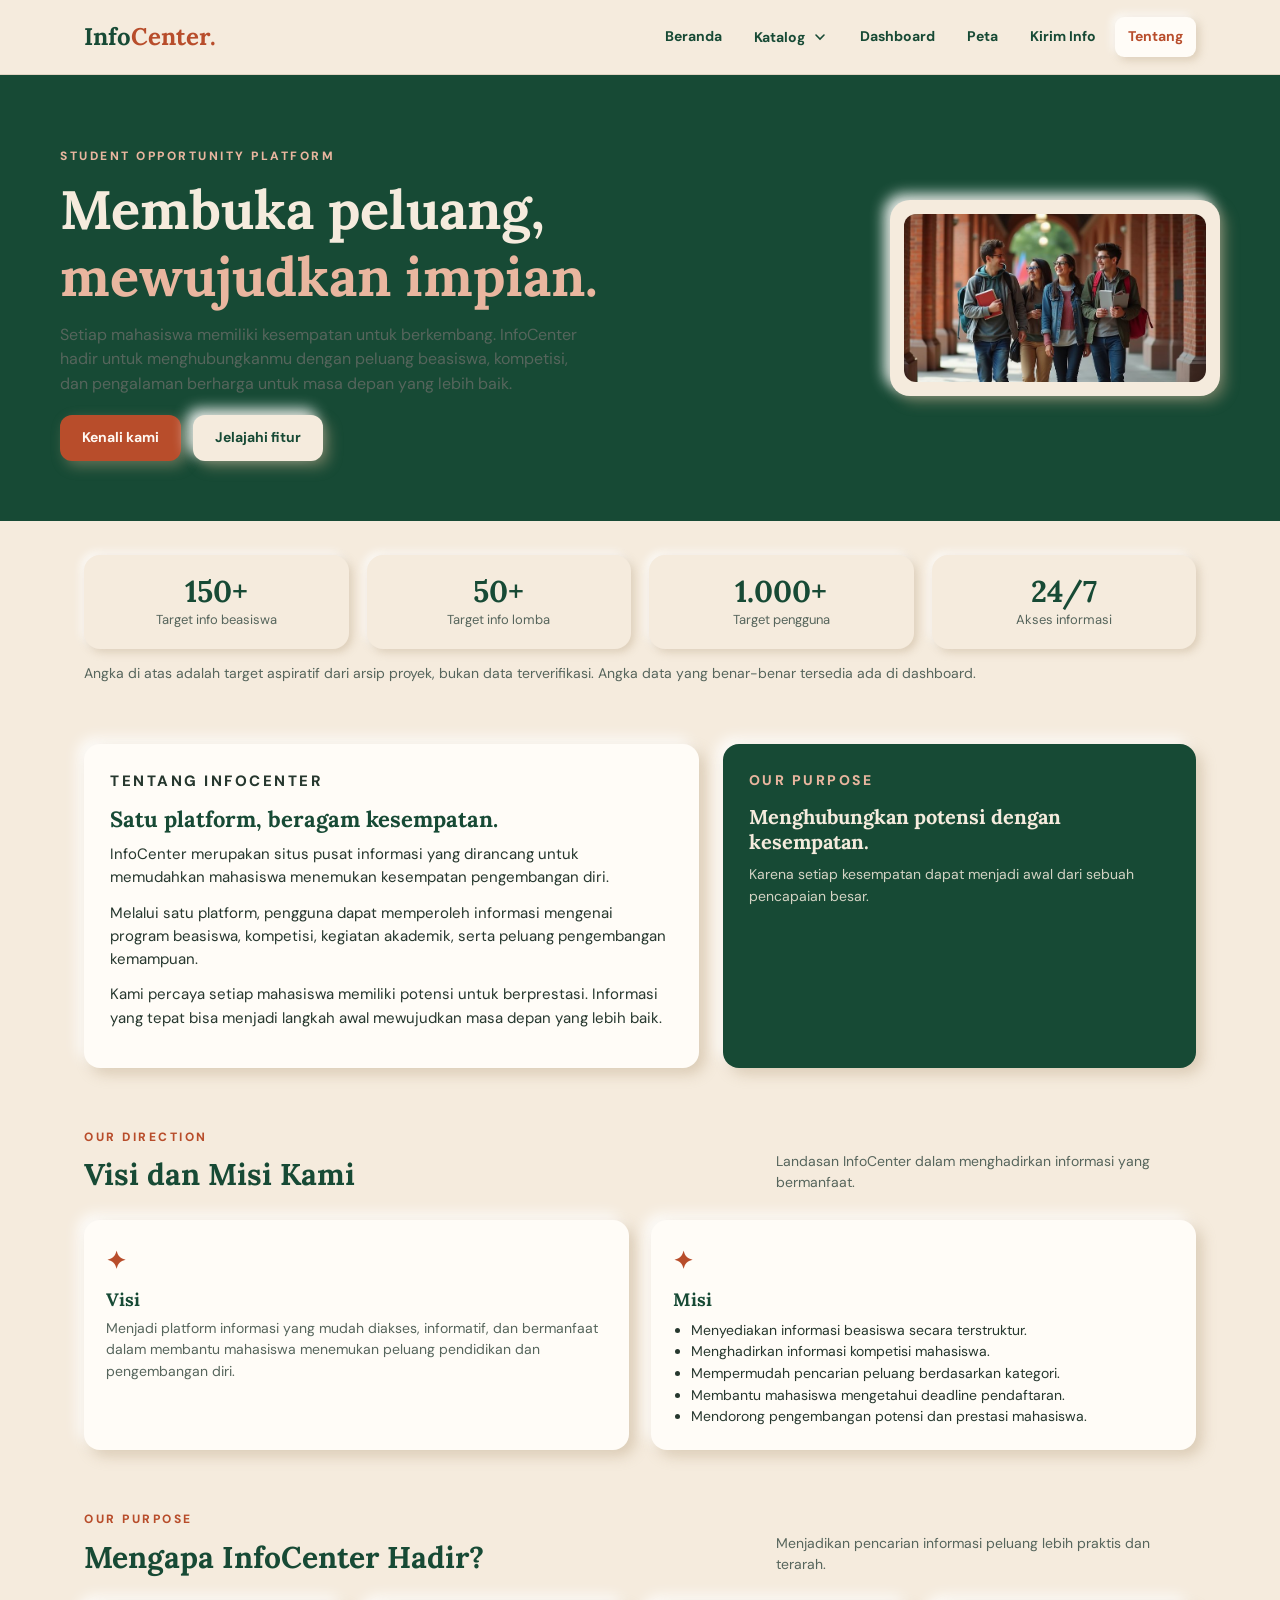
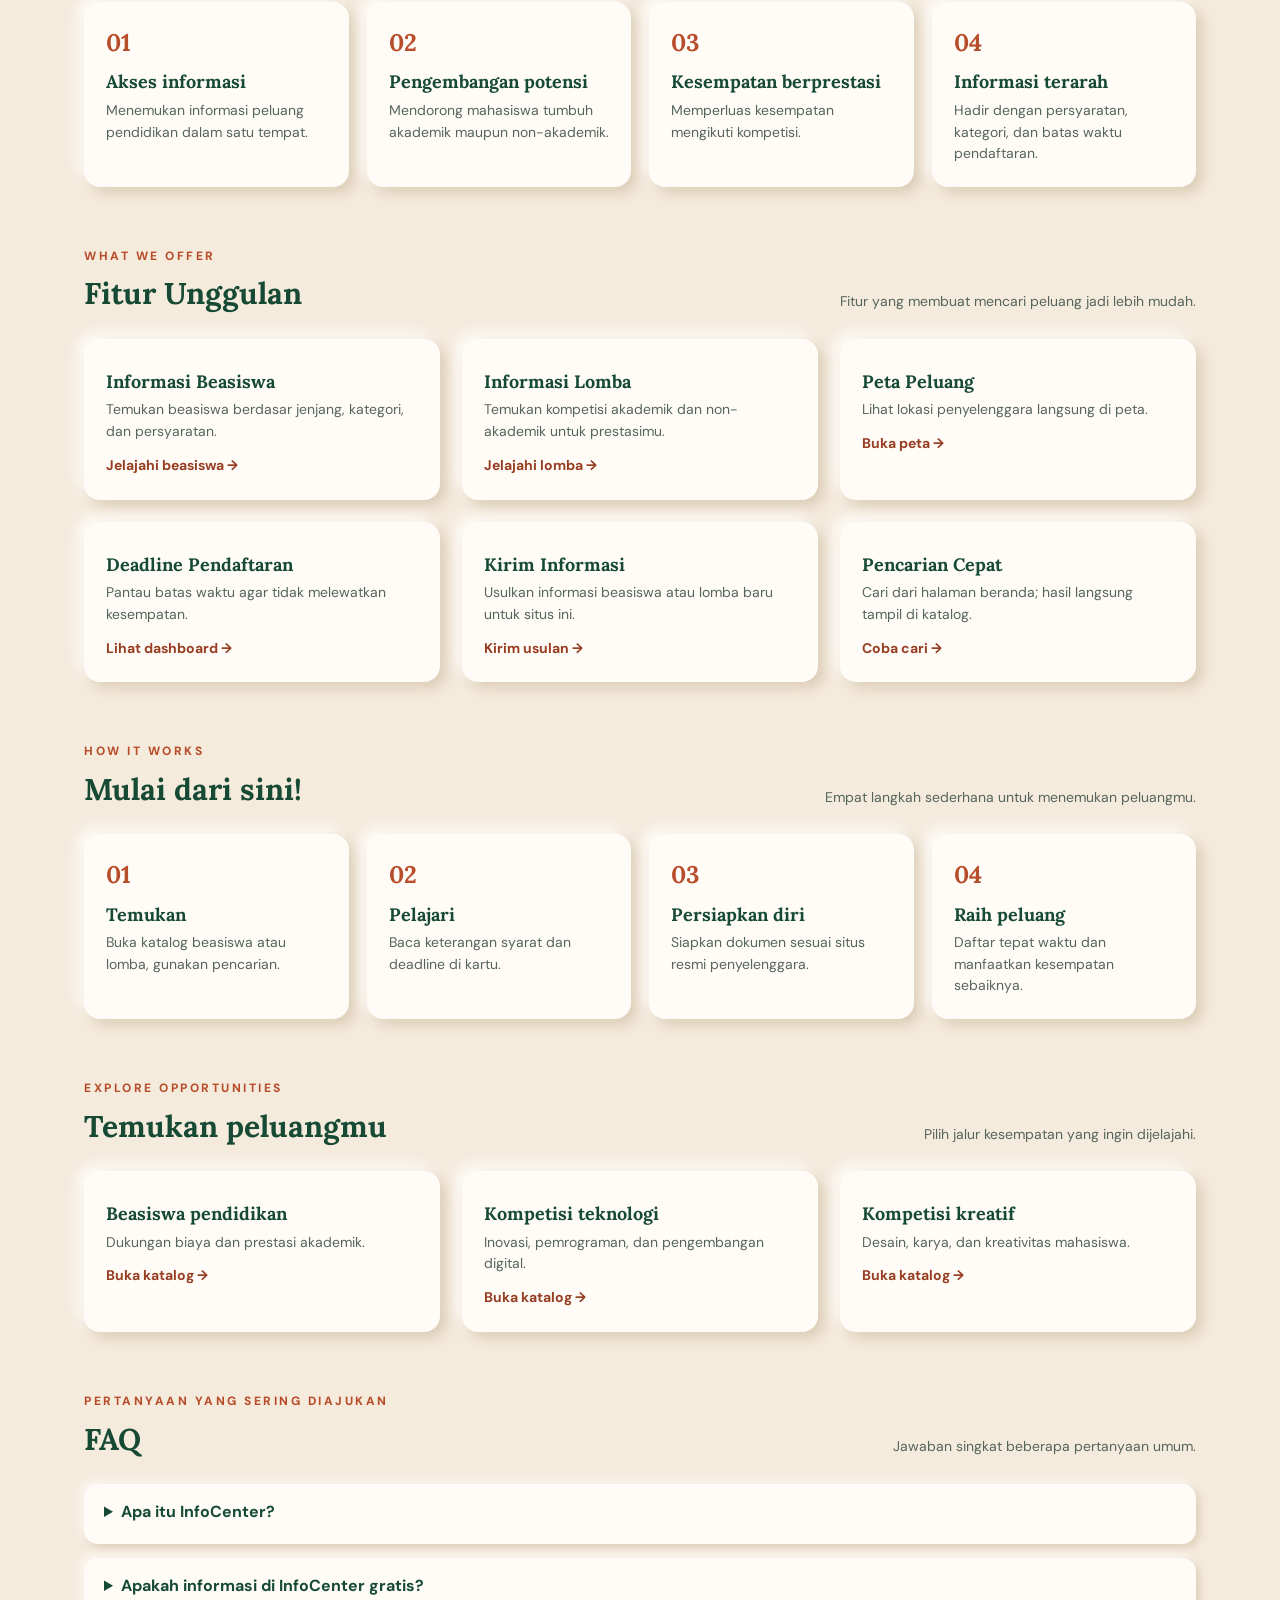
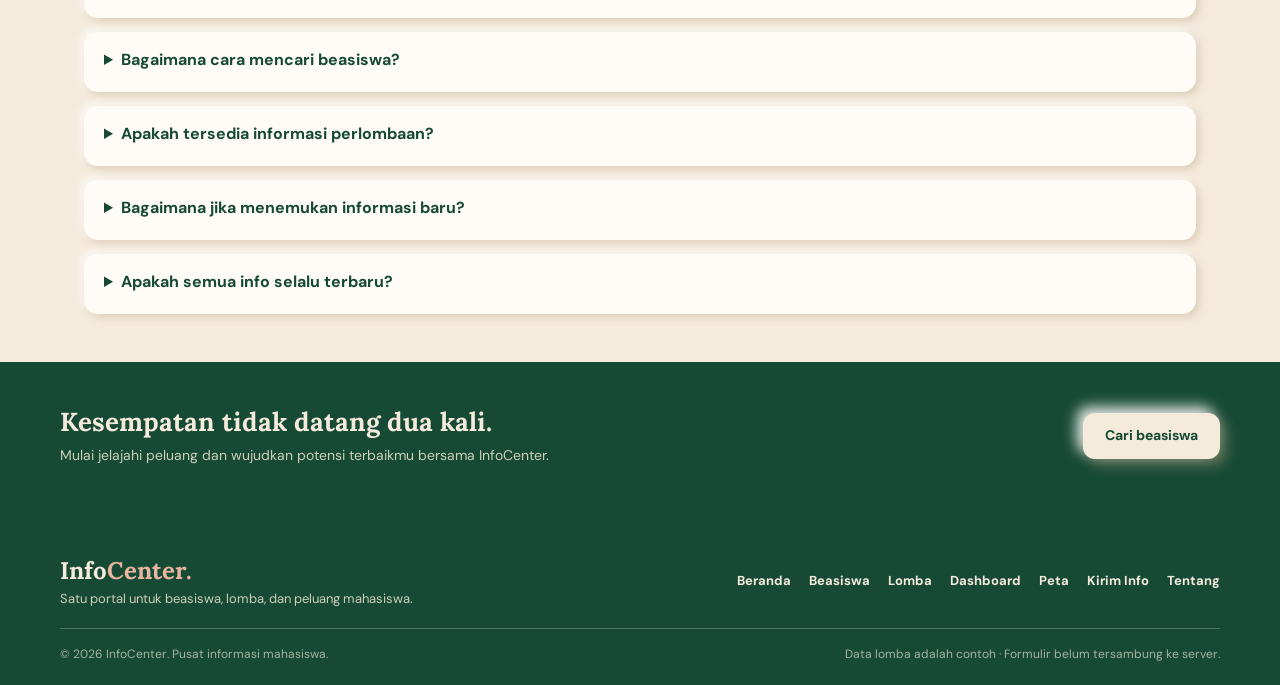
<file: infocenter-situs/tentang.html>
<!doctype html>
<html lang="id">
  <head>
    <meta charset="UTF-8" />
    <meta name="viewport" content="width=device-width, initial-scale=1.0" />
    <title>Tentang | InfoCenter</title>
    <meta
      name="description"
      content="Tentang InfoCenter: profil, visi misi, tujuan, fitur, dan FAQ."
    />
    <link rel="preconnect" href="https://fonts.googleapis.com" />
    <link rel="preconnect" href="https://fonts.gstatic.com" crossorigin />
    <link
      href="https://fonts.googleapis.com/css2?family=DM+Sans:wght@400;500;700;800&family=Lora:wght@500;600;700&display=swap"
      rel="stylesheet"
    />
    <link rel="stylesheet" href="css/style.css" />
  </head>
  <body data-halaman="tentang">
    <a class="tautan-lompat" href="#konten">Lewati ke konten</a>

    <!-- ================= NAVBAR ================= -->
    <header class="navbar">
      <div class="isi-navbar">
        <a class="logo" href="index.html">Info<span>Center.</span></a>

        <nav class="menu" id="menu" aria-label="Navigasi utama">
          <a href="index.html">Beranda</a>

          <div class="item-katalog">
            <button
              class="tombol-katalog"
              id="tombolKatalog"
              type="button"
              aria-expanded="false"
              aria-haspopup="true"
              aria-label="Buka menu katalog"
            >
              Katalog
              <svg
                class="ikon-pilih"
                viewBox="0 0 24 24"
                width="16"
                height="16"
                fill="none"
                stroke="currentColor"
                stroke-width="2.4"
                stroke-linecap="round"
                aria-hidden="true"
              >
                <path d="M6 9l6 6 6-6" />
              </svg>
            </button>
            <div
              class="menu-katalog"
              id="menuKatalog"
              aria-label="Kategori katalog"
            >
              <a href="beasiswa.html">Beasiswa</a>
              <a href="lomba.html">Lomba</a>
            </div>
          </div>

          <a href="dashboard.html">Dashboard</a>
          <a href="peta.html">Peta</a>
          <a href="kirim-info.html">Kirim Info</a>
          <a href="tentang.html" class="active">Tentang</a>
        </nav>

        <button
          class="tombol-menu"
          id="tombolMenu"
          type="button"
          aria-expanded="false"
          aria-controls="menu"
          aria-label="Buka atau tutup menu"
        >
          <svg
            class="ikon-buka"
            viewBox="0 0 24 24"
            width="22"
            height="22"
            fill="none"
            stroke="currentColor"
            stroke-width="2.2"
            stroke-linecap="round"
            aria-hidden="true"
          >
            <path d="M4 6h16M4 12h16M4 18h16" />
          </svg>
          <svg
            class="ikon-tutup"
            viewBox="0 0 24 24"
            width="22"
            height="22"
            fill="none"
            stroke="currentColor"
            stroke-width="2.2"
            stroke-linecap="round"
            aria-hidden="true"
          >
            <path d="M18 6L6 18M6 6l12 12" />
          </svg>
        </button>
      </div>
    </header>

    <main id="konten">
      <!-- ================= HERO (isi teks dari arsip tentang.html) ================= -->
      <section class="hero">
        <div class="isian-lebar">
          <div class="hero-kiri">
            <p class="mata-kata">STUDENT OPPORTUNITY PLATFORM</p>
            <h1>Membuka peluang,<br /><span>mewujudkan impian.</span></h1>
            <p>
              Setiap mahasiswa memiliki kesempatan untuk berkembang. InfoCenter
              hadir untuk menghubungkanmu dengan peluang beasiswa, kompetisi,
              dan pengalaman berharga untuk masa depan yang lebih baik.
            </p>
            <div class="hero-aksi">
              <a class="tombol tombol-rust" href="#tentang-kami">Kenali kami</a>
              <a class="tombol" href="#fitur">Jelajahi fitur</a>
            </div>
          </div>

          <div class="bingkai-foto hero-foto">
            <img
              src="assets/foto-beasiswa.jpg"
              alt="Mahasiswa sedang berjalan bersama di kampus"
            />
          </div>
        </div>
      </section>

      <!-- ================= STATISTIK (angka target dari arsip lama) ================= -->
      <section class="strip-statistik" aria-label="Statistik target">
        <article class="item-statistik">
          <h2>150+</h2>
          <p>Target info beasiswa</p>
        </article>
        <article class="item-statistik">
          <h2>50+</h2>
          <p>Target info lomba</p>
        </article>
        <article class="item-statistik">
          <h2>1.000+</h2>
          <p>Target pengguna</p>
        </article>
        <article class="item-statistik">
          <h2>24/7</h2>
          <p>Akses informasi</p>
        </article>
      </section>
      <p
        class="keterangan-bagian"
        style="max-width: 1160px; margin: 14px auto 0; padding: 0 24px"
      >
        Angka di atas adalah target aspiratif dari arsip proyek, bukan data
        terverifikasi. Angka data yang benar-benar tersedia ada di dashboard.
      </p>

      <!-- ================= TENTANG KAMI ================= -->
      <section class="bagian tentang-grid" id="tentang-kami">
        <article class="kartu">
          <p class="mata-kata">TENTANG INFOCENTER</p>
          <h3>Satu platform, beragam kesempatan.</h3>
          <p>
            InfoCenter merupakan situs pusat informasi yang dirancang untuk
            memudahkan mahasiswa menemukan kesempatan pengembangan diri.
          </p>
          <p>
            Melalui satu platform, pengguna dapat memperoleh informasi mengenai
            program beasiswa, kompetisi, kegiatan akademik, serta peluang
            pengembangan kemampuan.
          </p>
          <p>
            Kami percaya setiap mahasiswa memiliki potensi untuk berprestasi.
            Informasi yang tepat bisa menjadi langkah awal mewujudkan masa depan
            yang lebih baik.
          </p>
        </article>

        <article class="kotak-penjelas">
          <p class="mata-kata" style="color: #e9b69f">OUR PURPOSE</p>
          <h3>Menghubungkan potensi dengan kesempatan.</h3>
          <p>
            Karena setiap kesempatan dapat menjadi awal dari sebuah pencapaian
            besar.
          </p>
        </article>
      </section>

      <!-- ================= VISI MISI ================= -->
      <section class="bagian">
        <div class="kepala-bagian">
          <div>
            <p class="mata-kata">OUR DIRECTION</p>
            <h2>Visi dan Misi Kami</h2>
          </div>
          <p class="keterangan-bagian">
            Landasan InfoCenter dalam menghadirkan informasi yang bermanfaat.
          </p>
        </div>

        <div class="grid-dua">
          <article class="kartu-info">
            <span class="bilangan">✦</span>
            <h3>Visi</h3>
            <p>
              Menjadi platform informasi yang mudah diakses, informatif, dan
              bermanfaat dalam membantu mahasiswa menemukan peluang pendidikan
              dan pengembangan diri.
            </p>
          </article>

          <article class="kartu-info">
            <span class="bilangan">✦</span>
            <h3>Misi</h3>
            <ul>
              <li>Menyediakan informasi beasiswa secara terstruktur.</li>
              <li>Menghadirkan informasi kompetisi mahasiswa.</li>
              <li>Mempermudah pencarian peluang berdasarkan kategori.</li>
              <li>Membantu mahasiswa mengetahui deadline pendaftaran.</li>
              <li>Mendorong pengembangan potensi dan prestasi mahasiswa.</li>
            </ul>
          </article>
        </div>
      </section>

      <!-- ================= TUJUAN ================= -->
      <section class="bagian">
        <div class="kepala-bagian">
          <div>
            <p class="mata-kata">OUR PURPOSE</p>
            <h2>Mengapa InfoCenter Hadir?</h2>
          </div>
          <p class="keterangan-bagian">
            Menjadikan pencarian informasi peluang lebih praktis dan terarah.
          </p>
        </div>

        <div class="grid-empat">
          <article class="kartu-info">
            <span class="bilangan">01</span>
            <h3>Akses informasi</h3>
            <p>Menemukan informasi peluang pendidikan dalam satu tempat.</p>
          </article>
          <article class="kartu-info">
            <span class="bilangan">02</span>
            <h3>Pengembangan potensi</h3>
            <p>Mendorong mahasiswa tumbuh akademik maupun non-akademik.</p>
          </article>
          <article class="kartu-info">
            <span class="bilangan">03</span>
            <h3>Kesempatan berprestasi</h3>
            <p>Memperluas kesempatan mengikuti kompetisi.</p>
          </article>
          <article class="kartu-info">
            <span class="bilangan">04</span>
            <h3>Informasi terarah</h3>
            <p>
              Hadir dengan persyaratan, kategori, dan batas waktu pendaftaran.
            </p>
          </article>
        </div>
      </section>

      <!-- ================= FITUR UNGGULAN ================= -->
      <section class="bagian" id="fitur">
        <div class="kepala-bagian">
          <div>
            <p class="mata-kata">WHAT WE OFFER</p>
            <h2>Fitur Unggulan</h2>
          </div>
          <p class="keterangan-bagian">
            Fitur yang membuat mencari peluang jadi lebih mudah.
          </p>
        </div>

        <div class="grid-tiga">
          <article class="kartu-info">
            <h3>Informasi Beasiswa</h3>
            <p>Temukan beasiswa berdasar jenjang, kategori, dan persyaratan.</p>
            <a class="tautan-info" href="beasiswa.html">Jelajahi beasiswa →</a>
          </article>
          <article class="kartu-info">
            <h3>Informasi Lomba</h3>
            <p>Temukan kompetisi akademik dan non-akademik untuk prestasimu.</p>
            <a class="tautan-info" href="lomba.html">Jelajahi lomba →</a>
          </article>
          <article class="kartu-info">
            <h3>Peta Peluang</h3>
            <p>Lihat lokasi penyelenggara langsung di peta.</p>
            <a class="tautan-info" href="peta.html">Buka peta →</a>
          </article>
          <article class="kartu-info">
            <h3>Deadline Pendaftaran</h3>
            <p>Pantau batas waktu agar tidak melewatkan kesempatan.</p>
            <a class="tautan-info" href="dashboard.html">Lihat dashboard →</a>
          </article>
          <article class="kartu-info">
            <h3>Kirim Informasi</h3>
            <p>Usulkan informasi beasiswa atau lomba baru untuk situs ini.</p>
            <a class="tautan-info" href="kirim-info.html">Kirim usulan →</a>
          </article>
          <article class="kartu-info">
            <h3>Pencarian Cepat</h3>
            <p>Cari dari halaman beranda; hasil langsung tampil di katalog.</p>
            <a class="tautan-info" href="index.html">Coba cari →</a>
          </article>
        </div>
      </section>

      <!-- ================= CARA KERJA ================= -->
      <section class="bagian">
        <div class="kepala-bagian">
          <div>
            <p class="mata-kata">HOW IT WORKS</p>
            <h2>Mulai dari sini!</h2>
          </div>
          <p class="keterangan-bagian">
            Empat langkah sederhana untuk menemukan peluangmu.
          </p>
        </div>

        <div class="grid-empat">
          <article class="kartu-info">
            <span class="bilangan">01</span>
            <h3>Temukan</h3>
            <p>Buka katalog beasiswa atau lomba, gunakan pencarian.</p>
          </article>
          <article class="kartu-info">
            <span class="bilangan">02</span>
            <h3>Pelajari</h3>
            <p>Baca keterangan syarat dan deadline di kartu.</p>
          </article>
          <article class="kartu-info">
            <span class="bilangan">03</span>
            <h3>Persiapkan diri</h3>
            <p>Siapkan dokumen sesuai situs resmi penyelenggara.</p>
          </article>
          <article class="kartu-info">
            <span class="bilangan">04</span>
            <h3>Raih peluang</h3>
            <p>Daftar tepat waktu dan manfaatkan kesempatan sebaiknya.</p>
          </article>
        </div>
      </section>

      <!-- ================= KATEGORI JELAJAH ================= -->
      <section class="bagian">
        <div class="kepala-bagian">
          <div>
            <p class="mata-kata">EXPLORE OPPORTUNITIES</p>
            <h2>Temukan peluangmu</h2>
          </div>
          <p class="keterangan-bagian">
            Pilih jalur kesempatan yang ingin dijelajahi.
          </p>
        </div>

        <div class="grid-tiga">
          <article class="kartu-info">
            <h3>Beasiswa pendidikan</h3>
            <p>Dukungan biaya dan prestasi akademik.</p>
            <a class="tautan-info" href="beasiswa.html">Buka katalog →</a>
          </article>
          <article class="kartu-info">
            <h3>Kompetisi teknologi</h3>
            <p>Inovasi, pemrograman, dan pengembangan digital.</p>
            <a class="tautan-info" href="lomba.html">Buka katalog →</a>
          </article>
          <article class="kartu-info">
            <h3>Kompetisi kreatif</h3>
            <p>Desain, karya, dan kreativitas mahasiswa.</p>
            <a class="tautan-info" href="lomba.html">Buka katalog →</a>
          </article>
        </div>
      </section>

      <!-- ================= FAQ (pake <details> — berfunsi tanpa JavaScript) ================= -->
      <section class="bagian" id="faq">
        <div class="kepala-bagian">
          <div>
            <p class="mata-kata">PERTANYAAN YANG SERING DIAJUKAN</p>
            <h2>FAQ</h2>
          </div>
          <p class="keterangan-bagian">
            Jawaban singkat beberapa pertanyaan umum.
          </p>
        </div>

        <details class="pertanyaan">
          <summary>Apa itu InfoCenter?</summary>
          <p>
            Situs pusat informasi beasiswa, kompetisi, dan peluang pengembangan
            diri bagi mahasiswa.
          </p>
        </details>
        <details class="pertanyaan">
          <summary>Apakah informasi di InfoCenter gratis?</summary>
          <p>
            Ya. Situs ini turut memberikan informasi yang dapat diakses pengguna
            tanpa biaya akses platform.
          </p>
        </details>
        <details class="pertanyaan">
          <summary>Bagaimana cara mencari beasiswa?</summary>
          <p>
            Buka menu Beasiswa, ketik kata kunci di kotak pencarian, atau pilih
            kategori di wadah filter.
          </p>
        </details>
        <details class="pertanyaan">
          <summary>Apakah tersedia informasi perlombaan?</summary>
          <p>
            Ada di menu Lomba. Saat ini datanya masih contoh dan ditandai jelas
            di halaman tersebut.
          </p>
        </details>
        <details class="pertanyaan">
          <summary>Bagaimana jika menemukan informasi baru?</summary>
          <p>
            Gunakan menu Kirim Info untuk mengusulkan informasi baru bagi
            pengguna lain.
          </p>
        </details>
        <details class="pertanyaan">
          <summary>Apakah semua info selalu terbaru?</summary>
          <p>
            Tidak selalu. Selalu periksa situs resmi penyelenggara untuk
            memastikan syarat dan jadwalnya.
          </p>
        </details>
      </section>

      <!-- ================= PITA AJAKAN ================= -->
      <section class="pita-cta">
        <div class="isi-pita">
          <div>
            <h2>Kesempatan tidak datang dua kali.</h2>
            <p>
              Mulai jelajahi peluang dan wujudkan potensi terbaikmu bersama
              InfoCenter.
            </p>
          </div>
          <a class="tombol tombol-krem" href="beasiswa.html">Cari beasiswa</a>
        </div>
      </section>
    </main>

    <!-- ================= FOOTER ================= -->
    <footer class="footer">
      <div class="isi-footer">
        <div class="garis-footer">
          <div>
            <a class="logo" href="index.html">Info<span>Center.</span></a>
            <p>Satu portal untuk beasiswa, lomba, dan peluang mahasiswa.</p>
          </div>
          <nav class="tautan-footer" aria-label="Tautan footer">
            <a href="index.html">Beranda</a>
            <a href="beasiswa.html">Beasiswa</a>
            <a href="lomba.html">Lomba</a>
            <a href="dashboard.html">Dashboard</a>
            <a href="peta.html">Peta</a>
            <a href="kirim-info.html">Kirim Info</a>
            <a href="tentang.html">Tentang</a>
          </nav>
        </div>
        <div class="penutup-footer">
          <p>© 2026 InfoCenter. Pusat informasi mahasiswa.</p>
          <p>Data lomba adalah contoh · Formulir belum tersambung ke server.</p>
        </div>
      </div>
    </footer>

    <script src="js/data.js"></script>
    <script src="js/main.js"></script>
  </body>
</html>
</file>
<file: infocenter-situs/css/style.css>
/* =============================================================
   STYLE.CSS — SATU stylesheet untuk SEMUA halaman InfoCenter

   Palet (wajib, sesuai halaman Beasiswa asli):
     forest #174A35 (hijau gelap) • cream #F5EBDD (krem) • rust #B84D2B (merah bata)

   Konsep "Cream & Shadow" (minimalis-neumorphic):
     semua halaman berlatar cream; kartu, tombol, dan kotak isian
     terlihat "melembung" atau "adaptif cekung" dari permukaan yang sama
     lewat bayangan ganda: satu bayangan gelap halus + satu kilau terang.

   Susunan berkas:
     1. Token & dasar          5. Halaman beranda
     2. Komponen umum          6. Halaman dashboard
        (navbar, tombol,       7. Halaman peta
        lencana, kartu…)       8. Halaman kirim-info
     3. Komponen halaman       9. Halaman tentang
        peluang               10. Responsif (layar kecil)
     4. Pita ajakan bersama
   ============================================================= */

/* ---------------- 1. TOKEN & DASAR ---------------- */

@import url("https://fonts.googleapis.com/css2?family=DM+Sans:wght@400;500;700;800&family=Lora:wght@500;600;700&display=swap");

:root {
  /* Warna dasar */
  --forest: #174a35; /* hijau gelap: judul, footer, aksen */
  --forest-tua: #113627; /* hover dalam area forest */
  --cream: #f5ebdd; /* latar semua halaman */
  --cream-tua: #efe3d2; /* strip statistik / area lekuk */
  --putih: #fffcf7; /* kartu */
  --rust: #b84d2b; /* aksi utama & status penting */
  --rust-tua: #963d22; /* hover aksi utama */

  /* Warna teks & garis */
  --teks: #26372e; /* teks isi — kontras tinggi di atas cream */
  --redup: #56655c; /* teks penjelas kecil — tetap ≥ kontras 4.5 */
  --garis: #e0d4c3;

  /* Bayangan "melembung" (neumorphic) di atas permukaan cream */
  --kilap: rgba(255, 255, 255, 0.9);
  --patina: rgba(186, 163, 131, 0.45);
  --bayang-luar: 6px 6px 14px var(--patina), -6px -6px 14px var(--kilap);
  --bayang-dalam:
    inset 4px 4px 9px var(--patina), inset -4px -4px 9px var(--kilap);
  --bayang-lemah: 3px 3px 8px var(--patina), -3px -3px 8px var(--kilap);
}

* {
  margin: 0;
  padding: 0;
  box-sizing: border-box;
}

html {
  scroll-behavior: smooth;
}

body {
  font-family: "DM Sans", "Segoe UI", sans-serif;
  font-size: 16px; /* dasar gui 16px agar mudah dibaca */
  line-height: 1.55;
  background: var(--cream);
  color: var(--teks);
}

img {
  max-width: 100%;
  display: block;
}

h1,
h2,
h3 {
  font-family: "Lora", Georgia, serif;
  color: var(--forest);
  line-height: 1.25;
}

main {
  padding-bottom: 0; /* jarak jeda tak lagi milik main; band & bagian yang mengurus */
}

/* Lingkaran fokus keyboard yang jelas — dipakai untuk semua yang bisa fokus */
a:focus-visible,
button:focus-visible,
input:focus-visible,
select:focus-visible,
textarea:focus-visible,
.kartu:focus-visible {
  outline: 3px solid var(--rust);
  outline-offset: 2px;
}

::selection {
  background: var(--forest);
  color: var(--cream);
}

/* Tautan "lewati ke konten" untuk pengguna keyboard/screen reader */
.tautan-lompat {
  position: absolute;
  left: -999px;
  top: 8px;
  padding: 10px 16px;
  background: var(--forest);
  color: var(--cream);
  border-radius: 8px;
  z-index: 200;
}

.tautan-lompat:focus {
  left: 8px;
}

/* Orang yang mengatur "kurangi gerakan" pada perangkatnya dihormati */
@media (prefers-reduced-motion: reduce) {
  html {
    scroll-behavior: auto;
  }
  *,
  *::before,
  *::after {
    transition: none !important;
    animation: none !important;
  }
}

/* ---------------- 2. KOMPONEN UMUM ---------------- */

/* --- NAVBAR (sama di semua halaman) --- */
.navbar {
  position: sticky;
  top: 0;
  z-index: 100;
  background: var(--cream);
  border-bottom: 1px solid var(--garis);
}

.isi-navbar {
  max-width: 1160px;
  margin: 0 auto;
  padding: 0 24px;
  min-height: 74px;
  display: flex;
  align-items: center;
  justify-content: space-between;
  gap: 18px;
}

.logo {
  font-family: "Lora", serif;
  font-size: 24px;
  font-weight: 700;
  color: var(--forest);
  text-decoration: none;
}

.logo span {
  color: var(--rust);
}

.menu {
  display: flex;
  align-items: center;
  gap: 6px;
}

.menu a {
  padding: 9px 13px; /* area sentuh tetap cukup besar */
  border-radius: 9px;
  color: var(--forest);
  font-size: 14px;
  font-weight: 700;
  text-decoration: none;
  transition:
    color 0.2s,
    background 0.2s;
}

.menu a:hover {
  color: var(--rust);
}

.menu a.active {
  background: var(--putih);
  box-shadow: var(--bayang-lemah); /* halaman aktif "terangkat" sedikit */
  color: var(--rust);
}

/* --- MENU KATALOG (dropdown Beasiswa + Lomba) --- */

.item-katalog {
  position: relative; /* acuan posisi menu anak di desktop */
}

/* Tombol "Katalog ▾" — tampilannya menyatu dengan tautan lain di menu */
.tombol-katalog {
  display: inline-flex;
  align-items: center;
  gap: 7px;
  min-height: 44px;
  padding: 9px 13px;
  border: none;
  border-radius: 9px;
  background: transparent;
  color: var(--forest);
  font-family: inherit;
  font-size: 14px;
  font-weight: 700;
  cursor: pointer;
  transition:
    color 0.2s,
    background 0.2s;
}

.tombol-katalog:hover {
  color: var(--rust);
}

/* Saat halamannya beasiswa/lomba, item Katalog ikut menonjol */
.tombol-katalog.active {
  background: var(--putih);
  box-shadow: var(--bayang-lemah);
  color: var(--rust);
}

/* Ikon panah kecil berputar saat menu terbuka */
.tombol-katalog .ikon-pilih {
  transition: transform 0.2s;
}

.item-katalog.terbuka .ikon-pilih {
  transform: rotate(180deg);
}

/* Menu anak: tersembunyi sampai tombolnya diklik (lihat js/main.js) */
.menu-katalog {
  position: absolute;
  top: calc(100% + 10px);
  left: 0;
  z-index: 120;
  min-width: 180px;
  padding: 8px;
  display: none;
  flex-direction: column;
  gap: 2px;
  background: var(--putih);
  border-radius: 14px;
  box-shadow:
    8px 8px 18px var(--patina),
    -8px -8px 18px var(--kilap);
}

.item-katalog.terbuka .menu-katalog {
  display: flex;
}

.menu-katalog a {
  padding: 11px 14px;
  border-radius: 10px;
  color: var(--forest);
  font-size: 14px;
  font-weight: 700;
  text-decoration: none;
  transition:
    background 0.15s,
    color 0.15s;
}

.menu-katalog a:hover {
  background: var(--cream);
  color: var(--rust);
}

/* penanda halaman yang sedang dibuka, di dalam dropdown Katalog */
.menu-katalog a.active {
  background: var(--cream);
  color: var(--rust);
}

/* Tombol menu (humberger) — hanya tampil di layar kecil */
.tombol-menu {
  display: none;
  width: 46px;
  height: 46px;
  border: none;
  border-radius: 12px;
  background: var(--cream);
  box-shadow: var(--bayang-lemah);
  color: var(--forest);
  cursor: pointer;
}

.tombol-menu svg {
  display: block;
  margin: auto;
}

.tombol-menu .ikon-tutup {
  display: none;
}

/* Saat menu terbuka: ikon humberger diganti silang */
.tombol-menu[aria-expanded="true"] .ikon-buka {
  display: none;
}
.tombol-menu[aria-expanded="true"] .ikon-tutup {
  display: block;
}

/* --- TOMBOL --- */
.tombol {
  display: inline-block;
  min-height: 46px; /* target sentuh ≥ 44px */
  padding: 12px 22px;
  border: none;
  border-radius: 12px;
  background: var(--cream);
  box-shadow: var(--bayang-luar);
  color: var(--forest);
  font-family: inherit;
  font-size: 14px;
  font-weight: 700;
  text-decoration: none;
  text-align: center;
  cursor: pointer;
  transition:
    transform 0.15s,
    box-shadow 0.15s,
    background 0.2s,
    color 0.2s;
}

.tombol:hover {
  transform: translateY(-2px);
  box-shadow:
    8px 8px 18px var(--patina),
    -8px -8px 18px var(--kilap);
}

.tombol:active {
  /* ditekan = "tenggelam" ke permukaan */
  transform: translateY(0);
  box-shadow: var(--bayang-dalam);
}

/* Tombol aksi utama (rust) & di atas area forest */
.tombol-rust {
  background: var(--rust);
  color: #fff8f2;
  box-shadow: 5px 5px 14px var(--patina);
}

.tombol-rust:hover {
  background: var(--rust-tua);
}

.tombol-krem {
  background: var(--cream);
  color: var(--forest);
}

/* --- LENCANA (badge kecil) --- */
.lencana {
  display: inline-block;
  padding: 4px 10px;
  border-radius: 999px;
  font-size: 12px;
  font-weight: 800;
  letter-spacing: 0.3px;
}

.lencana.kategori {
  color: var(--rust-tua);
  background: #f6e3d8;
}

.status-dibuka {
  color: #23623d;
  background: #e0efe3;
}
.status-ditutup {
  color: #9a3e2a;
  background: #f5e1db;
}
.status-proses {
  color: #7c5c15;
  background: #f5edcf;
}

/* penanda data contoh — WAJIB muncul agar tidak disangka data resmi */
.status-contoh {
  color: #7e341e;
  background: #f6e0d6;
  border: 1px dashed var(--rust);
}

.tag-beasiswa {
  color: var(--cream);
  background: var(--forest);
}
.tag-lomba {
  color: var(--cream);
  background: var(--rust);
}

/* --- KARTU dasar --- */
.kartu {
  background: var(--putih);
  border-radius: 16px;
  box-shadow: var(--bayang-luar);
}

/* --- STRIP STATISTIK --- */
.strip-statistik {
  display: grid;
  grid-template-columns: repeat(4, 1fr);
  gap: 18px;
  max-width: 1160px;
  margin: 0 auto 0;
  padding: 34px 24px 0;
}

.item-statistik {
  padding: 18px 12px;
  text-align: center;
  background: var(--cream);
  border-radius: 16px;
  box-shadow: var(--bayang-lemah);
}

.item-statistik h2 {
  font-size: 30px;
}

.item-statistik p {
  color: var(--redup);
  font-size: 13px;
}

/* --- BAGIAN (section) & kepala bagian --- */
.bagian {
  max-width: 1160px;
  margin: 0 auto;
  padding: 60px 24px 0;
}

.kepala-bagian {
  display: flex;
  align-items: flex-end;
  justify-content: space-between;
  gap: 24px;
  margin-bottom: 26px;
}

.kepala-bagian h2 {
  font-size: 30px;
}

.keterangan-bagian {
  max-width: 420px;
  color: var(--redup);
  font-size: 14px;
}

.mata-kata {
  /* teks kecil kapital di atas judul */
  color: var(--rust);
  font-size: 12px;
  font-weight: 800;
  letter-spacing: 2.5px;
  margin-bottom: 10px;
}

/* --- BARIS INFO (daftar deadline: beranda & dashboard) --- */
.daftar-mengecil {
  display: flex;
  flex-direction: column;
  gap: 12px;
}

.baris-info {
  display: flex;
  align-items: center;
  gap: 14px;
  min-height: 52px;
  padding: 12px 16px;
  background: var(--cream);
  border-radius: 12px;
  box-shadow: var(--bayang-lemah);
  text-decoration: none;
  color: var(--teks);
  transition:
    transform 0.15s,
    box-shadow 0.15s;
}

.baris-info:hover {
  transform: translateY(-2px);
  box-shadow: var(--bayang-luar);
}

.baris-info .nama-info {
  flex: 1;
  font-weight: 700;
  min-width: 0;
}

.baris-info .tgl-info {
  color: var(--redup);
  font-size: 13px;
  white-space: nowrap;
}

.baris-info .panah-info {
  color: var(--rust);
  font-weight: 800;
}

/* --- PITA AJAKAN (band forest sebelum footer) --- */
.pita-cta {
  margin-top: 48px; /* lebih dekat-footer, band tak lagi jauh terpisah */
  padding: 44px 24px 48px;
  background: var(--forest);
  color: var(--cream);
}

.isi-pita {
  max-width: 1160px;
  margin: 0 auto;
  display: flex;
  align-items: center;
  justify-content: space-between;
  flex-wrap: wrap;
  gap: 20px;
}

.isi-pita h2 {
  color: var(--cream);
  font-size: 26px;
  margin-bottom: 6px;
}

.isi-pita p {
  color: rgba(245, 235, 221, 0.82);
  max-width: 560px;
  font-size: 14px;
}

/* --- FOOTER (sama di semua halaman) --- */
.footer {
  margin-top: 0; /* footer menyambung ke band/bagian terakhir; tanpa gap besar */
  background: var(--forest);
  color: var(--cream);
  padding: 38px 24px 22px;
}

main > section:last-of-type {
  /* Halaman yang bagian terakhirnya BUKAN pita ajakan (dashboard, peta,
     kirim-info) tetap diberi jarak napas sebelum footer */
  padding-bottom: 48px;
}

.pita-cta:last-of-type {
  /* band ajakan sudah mengatur jarak sendiri via padding dalam */
  padding-bottom: 48px;
}

.isi-footer {
  max-width: 1160px;
  margin: 0 auto;
}

.footer .logo {
  color: var(--cream);
}
.footer .logo span {
  color: #e9b69f;
}

.footer .garis-footer {
  display: flex;
  align-items: center;
  justify-content: space-between;
  flex-wrap: wrap;
  gap: 16px;
  padding-bottom: 18px;
  border-bottom: 1px solid rgba(245, 235, 221, 0.25);
}

.footer .garis-footer p {
  color: rgba(245, 235, 221, 0.82);
  max-width: 460px;
  font-size: 13px;
}

.tautan-footer {
  display: flex;
  flex-wrap: wrap;
  gap: 6px 18px;
}

.tautan-footer a {
  color: var(--cream);
  font-size: 13px;
  font-weight: 700;
  text-decoration: none;
  padding: 6px 0;
}

.tautan-footer a:hover {
  color: #e9b69f;
}

.footer .penutup-footer {
  display: flex;
  justify-content: space-between;
  flex-wrap: wrap;
  gap: 8px;
  padding-top: 16px;
  color: rgba(245, 235, 221, 0.65);
  font-size: 12px;
}

/* ---------------- 3. KOMPONEN HALAMAN PELUANG ---------------- */

/* Sampul halaman: band forest — tiap halaman dibuka pita hijau yang
   sama, sehingga identitasnya seragam & tak ada lagi sampul polos */
.sampul-halaman {
  background: var(--forest);
  color: var(--cream);
  padding: 60px 24px;
}

.sampul-halaman h1 {
  font-size: clamp(34px, 4.6vw, 48px);
  max-width: 640px;
}

.sampul-halaman h1 span,
.sampul-halaman .mata-kata,
.sampul-halaman strong {
  color: #e9b69f;
}

.sampul-halaman p:not(.mata-kata) {
  max-width: 560px;
  margin-top: 12px;
  color: rgba(245, 235, 221, 0.82);
}

/* Bar pencarian + filter */
.bar-filter {
  display: grid;
  grid-template-columns: 1fr 230px 110px;
  gap: 14px;
  margin-bottom: 26px;
}

.kotak-cari {
  display: flex;
  align-items: center;
  gap: 10px;
  padding: 0 16px;
  border-radius: 12px;
  background: var(--cream);
  box-shadow: var(--bayang-dalam); /* cekung: tempat mengetik */
}

.kotak-cari svg {
  color: var(--forest);
  flex-shrink: 0;
}

.kotak-cari input {
  width: 100%;
  min-height: 46px;
  border: none;
  background: transparent;
  font: inherit;
  color: var(--teks);
}

.kotak-cari input:focus {
  outline: none;
} /* cincin fokusnya di wadah .kotak-cari */

.bar-filter select {
  min-height: 46px;
  padding: 0 12px;
  border: none;
  border-radius: 12px;
  background: var(--cream);
  box-shadow: var(--bayang-dalam);
  font-family: inherit;
  font-size: 14px;
  color: var(--teks);
  cursor: pointer;
}

.bar-filter .tombol-reset {
  background: var(--forest);
  color: var(--cream);
  box-shadow: 5px 5px 12px var(--patina);
}

.bar-filter .tombol-reset:hover {
  background: var(--forest-tua);
}

/* Daftar kartu peluang */
.daftar-peluang {
  display: grid;
  grid-template-columns: repeat(2, minmax(0, 1fr));
  gap: 22px;
}

.peluang {
  padding: 22px;
  display: flex;
  flex-direction: column;
  transition: transform 0.15s;
  cursor: pointer;
}

.peluang:hover {
  transform: translateY(-3px);
}

.kepala-kartu {
  display: flex;
  align-items: center;
  justify-content: space-between;
  gap: 10px;
  margin-bottom: 14px;
}

.nama-peluang {
  font-size: 20px;
  margin-bottom: 4px;
}

.penyelenggara {
  color: var(--redup);
  font-size: 13px;
  margin-bottom: 16px;
}

.info-grid {
  display: grid;
  grid-template-columns: 1fr 1fr;
  gap: 14px 18px;
  padding: 16px 0;
  border-top: 1px solid var(--garis);
  border-bottom: 1px solid var(--garis);
}

.info-label {
  display: block;
  color: var(--redup);
  font-size: 11px;
  margin-bottom: 3px;
}

.info-value {
  font-size: 14px;
  font-weight: 700;
  overflow-wrap: anywhere;
}

.info-alamat {
  grid-column: 1 / -1;
}

.kaki-kartu {
  margin-top: 18px;
}

.tautan-situs {
  display: block;
  padding: 12px;
  border-radius: 10px;
  background: var(--cream);
  box-shadow: var(--bayang-lemah);
  color: var(--forest);
  font-size: 14px;
  font-weight: 800;
  text-align: center;
  text-decoration: none;
  transition:
    transform 0.15s,
    box-shadow 0.15s;
}

.tautan-situs:hover {
  transform: translateY(-2px);
  box-shadow: var(--bayang-luar);
}

.kartu .catatan-tautan {
  display: block;
  padding: 11px 12px;
  border: 1px dashed var(--rust);
  border-radius: 10px;
  color: var(--rust-tua);
  background: #f9ede5;
  font-size: 13px;
  text-align: center;
}

.petunjuk-klik {
  margin-top: 12px;
  color: var(--redup);
  font-size: 12px;
  text-align: center;
}

/* Pesan saat pencarian tidak menemukan apa pun.
   JS mengatur atribut hidden: hasil kosong → hidden dibuka, pesan tampil. */
.pesan-kosong {
  padding: 26px;
  text-align: center;
  color: var(--redup);
  background: var(--cream);
  border-radius: 14px;
  box-shadow: var(--bayang-lemah);
}

.pesan-kosong[hidden] {
  display: none;
}

/* Kartu kategori besar (tombol filter bergambar) */
.grid-kategori {
  display: grid;
  grid-template-columns: repeat(3, 1fr);
  gap: 18px;
}

.kartu-kategori {
  position: relative;
  min-height: 120px;
  padding: 20px 22px;
  text-align: left;
  border: none;
  border-radius: 16px;
  background: var(--cream);
  box-shadow: var(--bayang-luar);
  font-family: inherit;
  cursor: pointer;
  transition:
    transform 0.15s,
    box-shadow 0.15s,
    background 0.2s;
}

.kartu-kategori:hover,
.kartu-kategori.terpilih {
  background: var(--forest);
  box-shadow: 8px 8px 16px var(--patina);
}

.kartu-kategori:hover h3,
.kartu-kategori.terpilih h3,
.kartu-kategori:hover p,
.kartu-kategori.terpilih p {
  color: var(--cream);
}

.kartu-kategori h3 {
  font-size: 18px;
  margin-bottom: 4px;
}

.kartu-kategori p {
  max-width: 260px;
  color: var(--redup);
  font-size: 13px;
}

.kartu-kategori .nomor-kategori {
  color: var(--rust);
  font-size: 12px;
  font-weight: 800;
}

.kartu-kategori:hover .nomor-kategori,
.kartu-kategori.terpilih .nomor-kategori {
  color: #e9b69f;
}

.kartu-kategori .panah-kategori {
  position: absolute;
  top: 18px;
  right: 18px;
  color: var(--rust);
  font-size: 17px;
}

.kartu-kategori:hover .panah-kategori,
.kartu-kategori.terpilih .panah-kategori {
  color: #e9b69f;
}

/* ---------------- 4. HALAMAN BERANDA ---------------- */

/* Ini pembantu band: wadah bagian dalam band supaya teks
   tetap sejajar (max lebar) sementara latarnya membentang penuh */
.isian-lebar {
  max-width: 1160px;
  margin: 0 auto;
}

/* --- HERO --- */
.hero {
  background: var(--forest);
  color: var(--cream);
  padding: 60px 24px;
}

/* Baris hero: teks di kiri, ilustrasi di kanan */
.hero .isian-lebar {
  display: flex;
  align-items: center;
  justify-content: space-between;
  gap: 40px;
}

.hero-kiri {
  max-width: 600px;
}

.hero-kiri h1 {
  font-size: clamp(36px, 5vw, 54px);
  color: var(--cream);
  max-width: 640px;
}

/* Aksen krem tua di atas band forest — diwariskan halaman Beasiswa asli */
.hero h1 span,
.hero .mata-kata {
  color: #e9b69f;
}

.hero-kiri > p {
  margin-top: 12px;
  color: var(--redup);
  max-width: 520px;
}

/* Kotak pencarian besar di beranda — kirim ke halaman Beasiswa */
.form-cari {
  display: flex;
  gap: 12px;
  margin-top: 24px;
  max-width: 560px;
}

.form-cari .kotak-cari {
  flex: 1;
}

.hero-aksi {
  display: flex;
  flex-wrap: wrap;
  gap: 12px;
  margin-top: 18px;
}

.hero-illustration {
  width: 300px;
  flex-shrink: 0;
}

.hero-foto {
  /* foto hero pada halaman Tentang (bingkai neumorphic) */
  width: 330px;
  flex-shrink: 0;
}

/* Pintasan di sisi dashboard */
.lita-pintas {
  display: flex;
  flex-direction: column;
  gap: 12px;
}

.lita-pintas .tombol {
  width: 100%;
}

/* ---------------- 5. HALAMAN DASHBOARD ---------------- */

/* --- WELCOME (sempran halaman dashboard, band forest) --- */
.welcome {
  background: var(--forest);
  color: var(--cream);
  padding: 60px 24px;
}

.welcome .mata-kata {
  color: #e9b69f;
}

.welcome h1 {
  font-size: clamp(32px, 4.4vw, 44px);
  color: var(--cream);
}

.welcome p {
  color: rgba(245, 235, 221, 0.82);
  margin-top: 10px;
  max-width: 560px;
}

.grid-dashboard {
  max-width: 1160px;
  margin: 0 auto;
  padding: 26px 24px 0;
  display: grid;
  grid-template-columns: 2fr 1fr;
  gap: 22px;
  align-items: start;
}

.panel {
  padding: 24px;
  background: var(--putih);
  border-radius: 16px;
  box-shadow: var(--bayang-luar);
}

.panel h2 {
  font-size: 21px;
  margin-bottom: 16px;
}

.panel .keterangan-panel {
  color: var(--redup);
  font-size: 13px;
  margin: -10px 0 16px;
}

/* Wadah grafik Highcharts diberi tinggi tetap supaya layout tidak meloncat
   saat diagram selesai digambar */
#wadahGrafik {
  height: 320px;
  margin-bottom: 6px;
}

/* --- TABEL DATA (dashboard) --- */

/* Pembungkus scroll: di layar sempit tabel menggulir memanjang,
   bukan memecah layout halaman */
.tabel-scroll {
  overflow-x: auto;
  border-radius: 12px;
  border: 1px solid var(--garis);
}

.tabel-data {
  width: 100%;
  min-width: 760px; /* di bawah lebar ini muncul scroll horizontal */
  border-collapse: collapse;
  font-size: 14px;
}

.tabel-data caption {
  text-align: left;
}

.tabel-data th,
.tabel-data td {
  padding: 12px 14px;
  text-align: left;
  border-bottom: 1px solid var(--garis);
}

/* Kepala tabel: huruf kapital kecil berwarna forest */
.tabel-data thead th {
  background: var(--cream);
  color: var(--forest);
  font-size: 12px;
  font-weight: 800;
  letter-spacing: 1px;
  text-transform: uppercase;
}

.tabel-data tbody tr:nth-child(even) {
  background: #F3E7D8; /* zebra lembut di atas kartu putih */
}

.tabel-data td strong {
  color: var(--forest);
}

/* Tautan dalam sel tabel — sama dengan warna aksi situs */
.tabel-data td a {
  color: var(--rust-tua);
  font-weight: 700;
  text-decoration: none;
}

.tabel-data td a:hover {
  text-decoration: underline;
}

/* Kelas bantu: teks hanya untuk pembaca layar (caption tabel) */
.teks-tersembunyi {
  position: absolute;
  width: 1px;
  height: 1px;
  overflow: hidden;
  clip: rect(0 0 0 0);
  white-space: nowrap;
}

/* ---------------- 6. HALAMAN PETA ---------------- */

.keterangan-peta {
  margin-top: 30px;
  display: flex;
  flex-wrap: wrap;
  gap: 14px;
  align-items: center;
}

.keterangan-peta .ceklis {
  display: flex;
  align-items: center;
  gap: 8px;
  padding: 9px 15px;
  border-radius: 999px;
  background: var(--cream);
  box-shadow: var(--bayang-lemah);
  font-size: 14px;
}

.ceklis .poin {
  display: inline-block;
  width: 12px;
  height: 12px;
  border-radius: 50%;
}
.ceklis .poin.kest {
  background: var(--forest);
}
.ceklis .poin.kata {
  background: var(--rust);
}

#peta {
  height: 470px;
  border-radius: 16px;
  box-shadow: var(--bayang-luar);
  z-index: 1; /* agar tidak tertimbun navbar saat menggulir */
}

/* Isi balon popup (Leaflet) diberi font & warna situs */
.isi-popup {
  color: var(--teks);
  font-size: 14px;
}
.isi-popup .popup-nama {
  color: var(--forest);
  font-size: 15px;
}
.isi-popup p {
  margin: 6px 0 0;
}
.isi-popup a {
  color: var(--rust-tua);
  font-weight: 700;
}
.isi-popup .popup-contoh {
  color: var(--rust-tua);
  font-style: italic;
}

/* Bola marker warna kebijaksanaan: beasiswa = forest, lomba = rust */
.bola-marker {
  width: 22px;
  height: 22px;
  border-radius: 50%;
  border: 3px solid var(--cream);
  box-shadow: 0 3px 8px rgba(23, 43, 33, 0.4);
}

.bola-marker.beasiswa {
  background: var(--forest);
}
.bola-marker.lomba {
  background: var(--rust);
}

.marker-peta {
  background: transparent;
  border: none;
}

/* Bar filter peta memakai .bar-filter milik bagian 3 — dipakai ulang */

/* ---------------- 7. HALAMAN KIRIM INFO ---------------- */

.form-kirim {
  max-width: 760px;
}

.kolom {
  margin-bottom: 22px;
}

.kolom label.keterangan-kolom {
  display: block;
  color: var(--forest);
  font-size: 13px;
  font-weight: 800;
  letter-spacing: 1px;
  margin-bottom: 9px;
}

.kolom .tanda-wajib {
  color: var(--rust);
}

.kolom input[type="text"],
.kolom select,
.kolom textarea {
  width: 100%;
  min-height: 46px;
  padding: 12px 15px;
  border: none;
  border-radius: 12px;
  background: var(--cream);
  box-shadow: var(--bayang-dalam);
  font-family: inherit;
  font-size: 15px;
  color: var(--teks);
}

.kolom textarea {
  min-height: 170px;
  resize: vertical;
}

.hitung-karakter {
  margin-top: 8px;
  color: var(--redup);
  font-size: 13px;
  text-align: right;
}

/* Pesan kesalahan — hanya muncul pada kolom yang disalahkan JS */
.pesan-gagal {
  display: none;
  margin-top: 8px;
  color: var(--rust-tua);
  background: #f9ede5;
  border-radius: 8px;
  padding: 8px 12px;
  font-size: 13px;
}

.kolom.salah .pesan-gagal {
  display: block;
}

.kolom.salah input,
.kolom.salah select,
.kolom.salah textarea {
  outline: 2px solid var(--rust);
}

/* Unggahan lampiran */
.kotak-unggah {
  display: flex;
  flex-direction: column;
  gap: 12px;
  padding: 20px;
  border: 2px dashed var(--garis);
  border-radius: 14px;
  background: var(--cream);
  text-align: center;
  color: var(--redup);
  font-size: 14px;
  cursor: pointer;
}

.kotak-unggah strong {
  color: var(--forest);
}

.kotak-unggah:focus-within {
  outline: 3px solid var(--rust);
  outline-offset: 2px;
}

.kotak-unggah input {
  position: absolute; /* tombol pilih berkas dibawa ke dalam label agar rapi */
  width: 0;
  height: 0;
  opacity: 0;
}

.aksi-form {
  display: flex;
  gap: 14px;
}

.baris-all {
  display: grid;
  grid-template-columns: 1fr 1fr;
  gap: 20px;
}

/* Notifikasi selesai mengisi formulir */
.toast {
  position: fixed;
  left: 50%;
  bottom: 26px;
  transform: translate(-50%, 90px); /* posisi sembunyi di bawah layar */
  padding: 14px 20px;
  background: var(--forest);
  color: var(--cream);
  border-radius: 12px;
  box-shadow: 0 10px 26px rgba(23, 43, 33, 0.35);
  font-size: 14px;
  opacity: 0;
  transition:
    transform 0.35s,
    opacity 0.35s;
  z-index: 150;
}

.toast.tampil {
  transform: translate(-50%, 0);
  opacity: 1;
}

/* ---------------- 8. HALAMAN TENTANG ---------------- */

/* Foto di dalam bingkai neumorphic */
.bingkai-foto {
  padding: 14px;
  border-radius: 20px;
  background: var(--cream);
  box-shadow: var(--bayang-luar);
}

.bingkai-foto img {
  border-radius: 12px;
}

.tentang-grid {
  display: grid;
  grid-template-columns: 1.3fr 1fr;
  gap: 24px;
  align-items: stretch;
}

.tentang-grid .kartu {
  padding: 26px;
}

.tentang-grid h3 {
  font-size: 22px;
  margin-bottom: 10px;
}

.tentang-grid p {
  color: var(--teks);
  font-size: 15px;
  margin-bottom: 12px;
}

.kotak-penjelas {
  padding: 26px;
  background: var(--forest);
  color: var(--cream);
  border-radius: 16px;
  box-shadow: var(--bayang-luar);
}

.kotak-penjelas h3 {
  color: var(--cream);
  font-size: 20px;
  margin: 10px 0;
}

.kotak-penjelas p {
  color: rgba(245, 235, 221, 0.85);
  font-size: 14px;
}

.grid-dua {
  display: grid;
  grid-template-columns: repeat(2, 1fr);
  gap: 22px;
}

.grid-tiga {
  display: grid;
  grid-template-columns: repeat(3, 1fr);
  gap: 22px;
}

.grid-empat {
  display: grid;
  grid-template-columns: repeat(4, 1fr);
  gap: 18px;
}

.kartu-info {
  padding: 22px;
  background: var(--putih);
  border-radius: 16px;
  box-shadow: var(--bayang-luar);
}

.kartu-info h3 {
  font-size: 18px;
  margin: 10px 0 6px;
}

.kartu-info p {
  color: var(--redup);
  font-size: 14px;
}

.kartu-info .bilangan {
  color: var(--rust);
  font-family: "Lora", serif;
  font-size: 24px;
  font-weight: 700;
}

.kartu-info ul {
  margin: 8px 0 0 18px;
  color: var(--teks);
  font-size: 14px;
}

.kartu-info .tautan-info {
  display: inline-block;
  margin-top: 12px;
  color: var(--rust-tua);
  font-weight: 700;
  font-size: 14px;
  text-decoration: none;
}

.kartu-info .tautan-info:hover {
  text-decoration: underline;
}

/* FAQ memakai <details> bawaan HTML — tanpa JavaScript pun berfungsi */
.pertanyaan {
  padding: 16px 20px;
  margin-bottom: 14px;
  background: var(--putih);
  border-radius: 14px;
  box-shadow: var(--bayang-lemah);
}

.pertanyaan summary {
  color: var(--forest);
  font-weight: 700;
  cursor: pointer;
  min-height: 28px; /* area sentuh baris pertama cukup besar */
}

.pertanyaan p {
  margin-top: 10px;
  color: var(--redup);
  font-size: 14px;
}

/* ---------------- 9. RESPONSIF ---------------- */

@media (max-width: 900px) {
  .menu {
    position: absolute;
    top: 74px;
    left: 0;
    right: 0;
    display: none; /* menu disembunyikan, ditebaskan tombol humberger */
    flex-direction: column;
    align-items: stretch;
    padding: 14px 20px 20px;
    background: var(--cream);
    border-bottom: 1px solid var(--garis);
    box-shadow: 0 16px 26px rgba(186, 163, 131, 0.35);
  }

  .menu.terbuka {
    display: flex;
  }

  .menu a {
    padding: 13px 14px; /* menu menumpuk: barisnya lebih tinggi */
    font-size: 15px;
  }

  .tombol-menu {
    display: block;
  }

  /* Dropdown Katalog di layar kecil: diketahui langsung bertumpuk,
     tanpa perlu diklik dua kali */
  .item-katalog {
    position: static;
  }

  .menu-katalog {
    position: static;
    display: flex;
    min-width: 0;
    padding: 0 0 0 12px;
    background: transparent;
    border-radius: 0;
    box-shadow: none;
    justify-content: flex-start;
  }

  .menu-katalog a {
    padding: 13px 14px;
  }

  .hero {
    padding-top: 44px;
  }

  .hero .isian-lebar {
    flex-direction: column;
    align-items: flex-start;
  }

  .hero-illustration {
    align-self: center;
  }

  .strip-statistik {
    grid-template-columns: repeat(2, 1fr);
  }

  .grid-kategori,
  .grid-tiga,
  .grid-empat {
    grid-template-columns: repeat(2, 1fr);
  }

  .tentang-grid,
  .grid-dashboard {
    grid-template-columns: 1fr;
  }

  .grid-dua {
    grid-template-columns: 1fr;
  }

  .bar-filter {
    grid-template-columns: 1fr;
  }
}

@media (max-width: 700px) {
  .daftar-peluang {
    grid-template-columns: 1fr;
  }
  .baris-all {
    grid-template-columns: 1fr;
  }

  .form-cari {
    flex-direction: column;
  }

  .baris-info .tgl-info {
    display: none;
  } /* layar sempit: tanggal cukup di halaman detail */

  .kepala-bagian {
    flex-direction: column;
    align-items: flex-start;
  }
  .grid-empat {
    grid-template-columns: repeat(2, 1fr);
  }
}

@media (max-width: 430px) {
  .grid-kategori,
  .grid-empat {
    grid-template-columns: 1fr;
  }

  .info-grid {
    grid-template-columns: 1fr;
  }
  .info-alamat {
    grid-column: auto;
  }

  .item-statistik h2 {
    font-size: 24px;
  }

  .aksi-form {
    flex-direction: column;
  }
}
</file>
